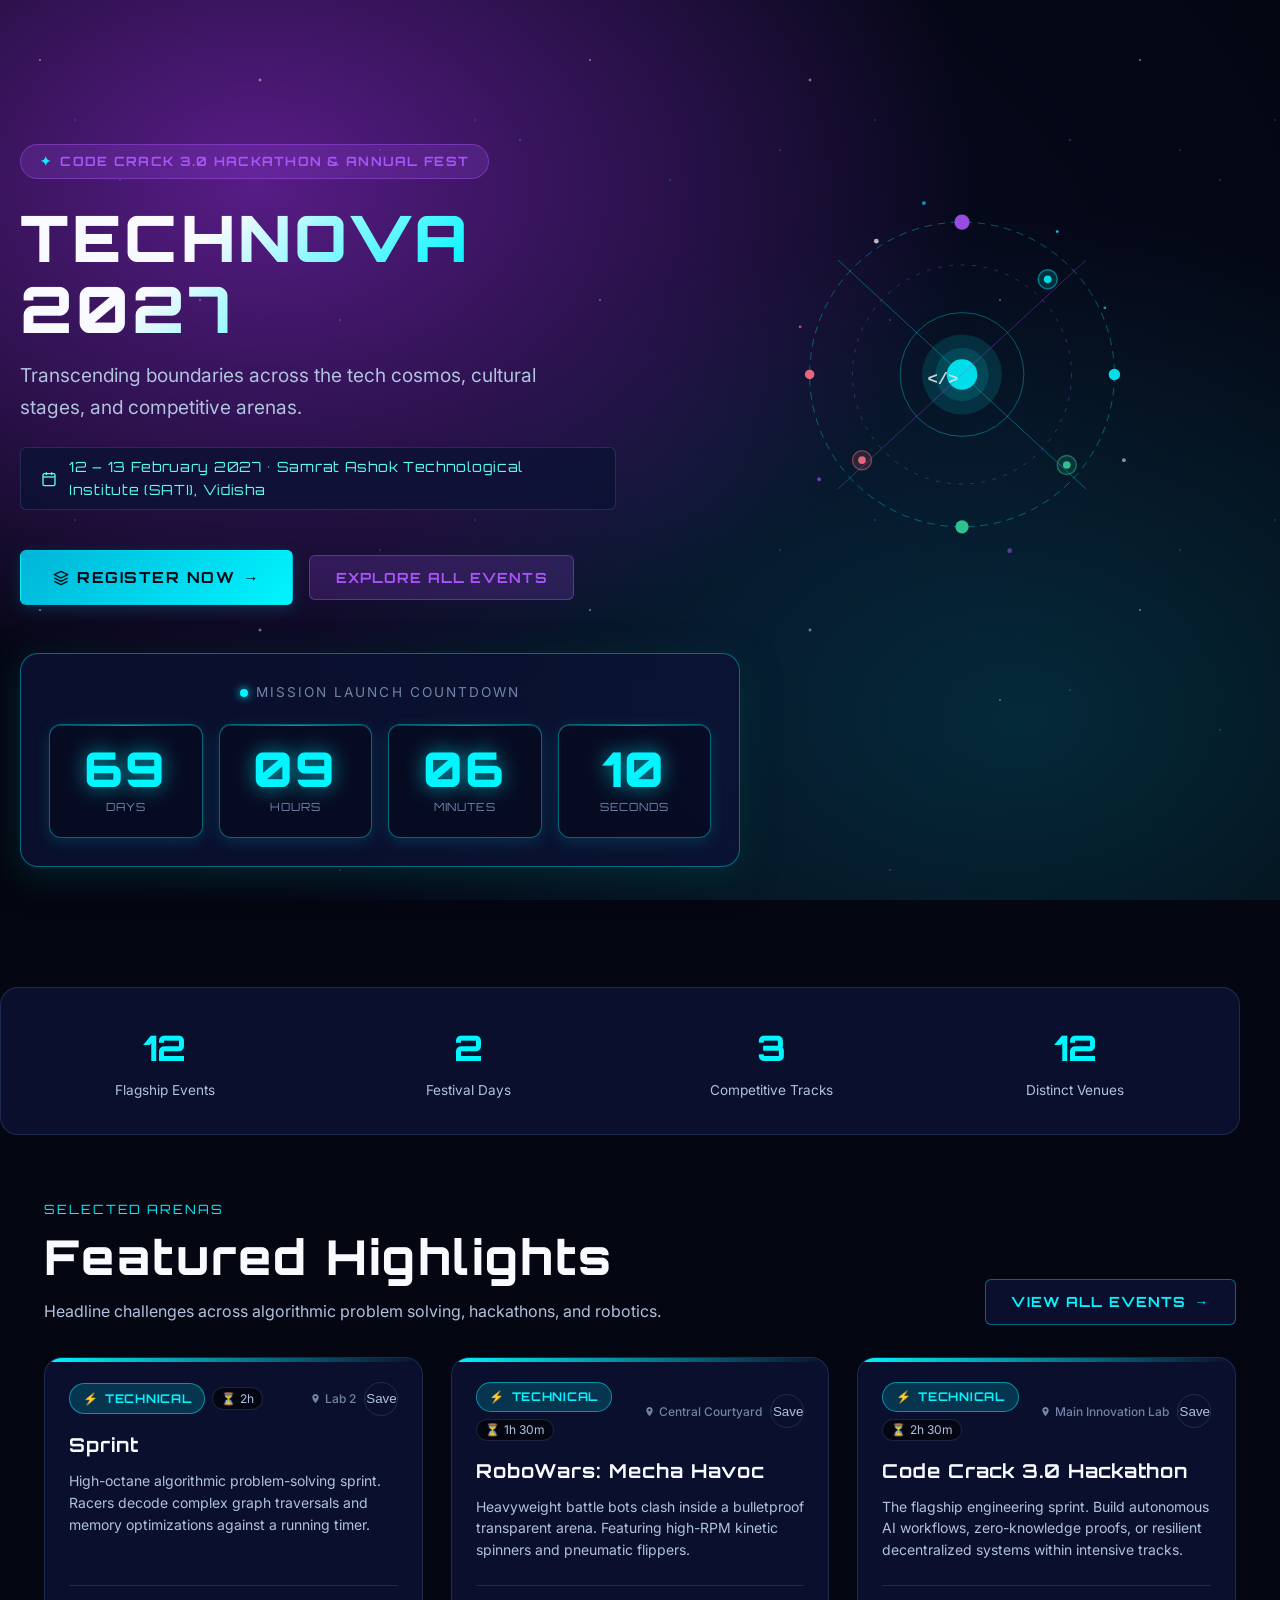
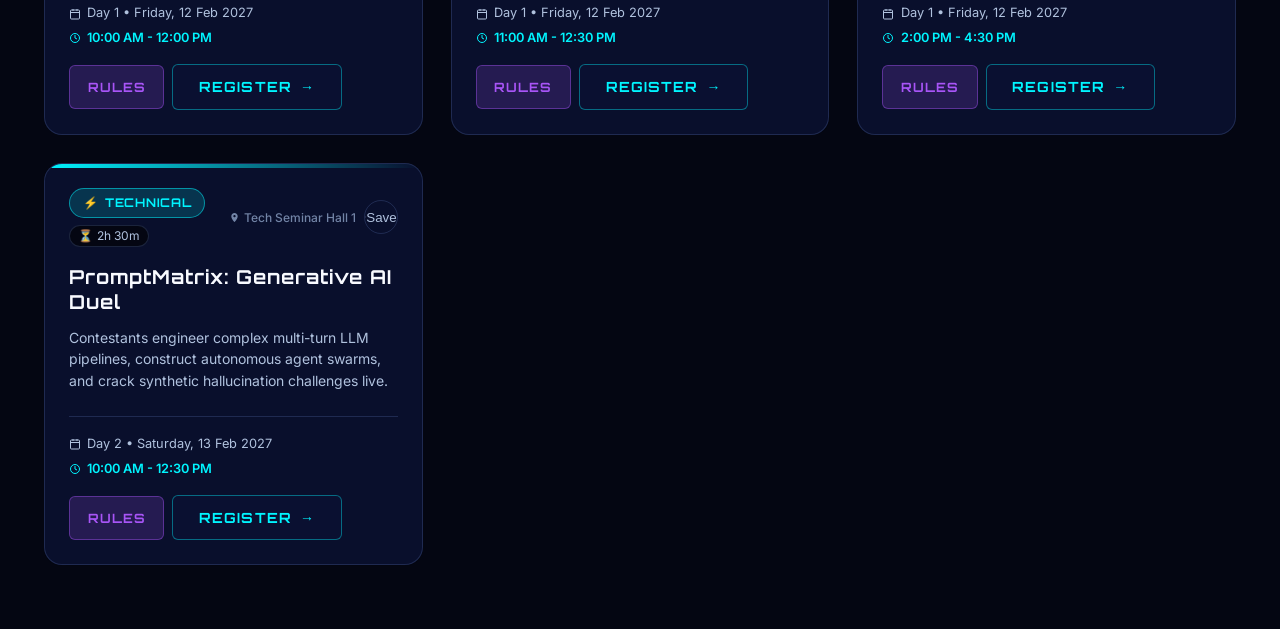
<file: index.html>
<!DOCTYPE html>
<html lang="en">
<head>
  <meta charset="UTF-8">
  <meta name="viewport" content="width=device-width, initial-scale=1.0">
  <meta name="description" content="TECHNOVA 2027 - Code Crack 3.0 Hackathon & College Tech-Cultural Festival.">
  <title>TECHNOVA 2027 • Code Crack 3.0 Festival</title>
  <link rel="icon" type="image/svg+xml" href="assets/sati-logo.svg">
  <script src="js/motion-boot.js"></script>
  <link rel="stylesheet" href="css/variables.css">
  <link rel="stylesheet" href="css/style.css">
  <link rel="stylesheet" href="css/motion.css">
</head>
<body>
  <!-- Theme-Neutral Background System -->
  <div class="bg-pattern" aria-hidden="true">
    <div class="bg-layer-1"></div>
    <div class="bg-layer-2"></div>
  </div>

  <!-- Shared Navbar -->
  <div id="navbar-mount"></div>

  <main id="main-content" class="site-main">
    <!-- =====================================================================
         HERO — Two columns (text left, SVG art right) on desktop; stacked on mobile
         ===================================================================== -->
    <section class="hero-section container">
      <div class="hero-inner">
        <!-- Left: Text Column -->
        <div class="hero-text-col">
          <div class="hero-pill-badge">
            <span class="brand-badge-icon" aria-hidden="true">✦</span>
            <span data-theme-copy="heroKicker">CODE CRACK 3.0 HACKATHON &amp; ANNUAL FEST</span>
          </div>

          <h1 class="hero-main-title" id="heroTitle">TECHNOVA 2027</h1>

          <p class="hero-tagline" data-theme-copy="heroTagline">
            Transcending boundaries across the tech cosmos, cultural stages, and competitive arenas.
          </p>

          <!-- Dates meta — populated from FEST_DAYS by home.js -->
          <div class="hero-dates-meta">
            <svg width="16" height="16" viewBox="0 0 24 24" fill="none" aria-hidden="true" class="icon-svg">
              <rect x="3" y="4" width="18" height="18" rx="2" stroke="currentColor" stroke-width="2"/>
              <line x1="3" y1="9" x2="21" y2="9" stroke="currentColor" stroke-width="2"/>
              <line x1="8" y1="2" x2="8" y2="6" stroke="currentColor" stroke-width="2"/>
              <line x1="16" y1="2" x2="16" y2="6" stroke="currentColor" stroke-width="2"/>
            </svg>
            <span id="heroDatesLabel">12 – 13 February 2027 • University Central Campus</span>
          </div>

          <!-- Two CTAs: one primary, one ghost -->
          <div class="hero-cta-group">
            <a href="contact.html" class="btn btn-primary btn-lg">
              <svg width="16" height="16" viewBox="0 0 24 24" fill="none" aria-hidden="true" class="icon-svg">
                <path d="M12 2L2 7l10 5 10-5-10-5z" stroke="currentColor" stroke-width="2" stroke-linejoin="round"/>
                <path d="M2 17l10 5 10-5" stroke="currentColor" stroke-width="2" stroke-linejoin="round"/>
                <path d="M2 12l10 5 10-5" stroke="currentColor" stroke-width="2" stroke-linejoin="round"/>
              </svg>
              <span>Register Now</span>
              <span class="btn-arrow" aria-hidden="true">→</span>
            </a>
            <a href="events.html" class="btn btn-ghost">
              <span data-theme-copy="heroCtaExplore">Explore All Events</span>
            </a>
          </div>
        </div>

        <!-- Right: Inline SVG Art (theme-colored via CSS variables) -->
        <div class="hero-art-col" aria-hidden="true">
          <svg class="hero-art-svg" viewBox="0 0 420 400" fill="none" xmlns="http://www.w3.org/2000/svg" role="img" aria-label="Abstract festival art">
            <!-- Orbit rings -->
            <circle cx="210" cy="200" r="160" stroke="var(--color-accent-primary-border)" stroke-width="1" stroke-dasharray="8 6"/>
            <circle cx="210" cy="200" r="115" stroke="var(--color-accent-secondary-border)" stroke-width="1" stroke-dasharray="4 8"/>
            <circle cx="210" cy="200" r="65" stroke="var(--color-accent-primary-border)" stroke-width="1"/>

            <!-- Central glow orb -->
            <circle cx="210" cy="200" r="42" fill="var(--color-accent-primary-faint)"/>
            <circle cx="210" cy="200" r="28" fill="var(--color-accent-primary-faint)"/>
            <circle cx="210" cy="200" r="16" fill="var(--color-accent-primary)"/>

            <!-- Orbiting satellites -->
            <circle cx="210" cy="40" r="8" fill="var(--color-accent-secondary)"/>
            <circle cx="370" cy="200" r="6" fill="var(--color-accent-primary)"/>
            <circle cx="210" cy="360" r="7" fill="var(--cat-gaming-color)"/>
            <circle cx="50" cy="200" r="5" fill="var(--cat-cultural-color)"/>

            <!-- Diagonal accent lines -->
            <line x1="80" y1="80" x2="340" y2="320" stroke="var(--color-accent-primary-border)" stroke-width="1"/>
            <line x1="340" y1="80" x2="80" y2="320" stroke="var(--color-accent-secondary-border)" stroke-width="1"/>

            <!-- Star particles -->
            <circle cx="120" cy="60" r="2.5" fill="var(--color-text-primary)" opacity="0.8"/>
            <circle cx="310" cy="50" r="1.5" fill="var(--color-accent-primary)" opacity="0.9"/>
            <circle cx="60" cy="310" r="2" fill="var(--color-accent-secondary)" opacity="0.7"/>
            <circle cx="360" cy="130" r="1.5" fill="var(--cat-gaming-color)" opacity="0.8"/>
            <circle cx="380" cy="290" r="2" fill="var(--color-text-primary)" opacity="0.6"/>
            <circle cx="40" cy="150" r="1.5" fill="var(--cat-cultural-color)" opacity="0.8"/>
            <circle cx="170" cy="20" r="2" fill="var(--color-accent-primary)" opacity="0.7"/>
            <circle cx="260" cy="385" r="2.5" fill="var(--color-accent-secondary)" opacity="0.6"/>

            <!-- Code brackets decorative -->
            <text x="190" y="210" font-size="18" fill="var(--color-text-primary)" opacity="0.9" font-family="monospace" font-weight="bold" text-anchor="middle">&lt;/&gt;</text>

            <!-- Category orbit dots with halos -->
            <circle cx="300" cy="100" r="10" fill="var(--cat-tech-bg)" stroke="var(--cat-tech-border)" stroke-width="1.5"/>
            <circle cx="300" cy="100" r="4" fill="var(--cat-tech-color)"/>

            <circle cx="320" cy="295" r="10" fill="var(--cat-gaming-bg)" stroke="var(--cat-gaming-border)" stroke-width="1.5"/>
            <circle cx="320" cy="295" r="4" fill="var(--cat-gaming-color)"/>

            <circle cx="105" cy="290" r="10" fill="var(--cat-cultural-bg)" stroke="var(--cat-cultural-border)" stroke-width="1.5"/>
            <circle cx="105" cy="290" r="4" fill="var(--cat-cultural-color)"/>
          </svg>
        </div>
      </div>

      <!-- Countdown below two-column layout, full-width -->
      <div class="hero-countdown-row">
        <div class="countdown-container" id="festCountdownWrapper" role="timer" aria-label="Festival Launch Countdown">
          <div class="countdown-title" id="countdownLabel">
            <span class="status-pulse-dot" aria-hidden="true"></span>
            <span data-theme-copy="countdownTitle">Mission Launch Countdown</span>
          </div>

          <div class="countdown-grid" id="festCountdown">
            <div class="countdown-box">
              <span class="countdown-digit" id="countDays">00</span>
              <span class="countdown-label">Days</span>
            </div>
            <div class="countdown-box">
              <span class="countdown-digit" id="countHours">00</span>
              <span class="countdown-label">Hours</span>
            </div>
            <div class="countdown-box">
              <span class="countdown-digit" id="countMinutes">00</span>
              <span class="countdown-label">Minutes</span>
            </div>
            <div class="countdown-box">
              <span class="countdown-digit" id="countSeconds">00</span>
              <span class="countdown-label">Seconds</span>
            </div>
          </div>
        </div>
      </div>
    </section>

    <!-- Derived Metrics Strip -->
    <section class="container stats-strip" aria-label="Festival Metrics">
      <div class="stats-grid" id="festDerivedStats">
        <!-- Rendered dynamically from getDerivedFestivalStats() in js/data.js -->
      </div>
    </section>

    <!-- Featured Highlights -->
    <section class="container mt-4">
      <div class="section-header-row">
        <div>
          <span class="page-pretitle" data-theme-copy="featuredPretitle">Selected Arenas</span>
          <h2 class="page-title" data-theme-copy="featuredTitle">Featured Highlights</h2>
          <p class="page-description" data-theme-copy="featuredSubtitle">
            Headline challenges across algorithmic problem solving, hackathons, and robotics.
          </p>
        </div>
        <a href="events.html" class="btn btn-secondary">
          <span>View All Events</span>
          <span class="btn-arrow" aria-hidden="true">→</span>
        </a>
      </div>

      <div class="events-grid" id="featuredEventsGrid">
        <!-- Rendered by js/home.js via renderEventCard() from js/card.js -->
      </div>
    </section>
  </main>

  <div id="footer-mount"></div>

  <!-- Script order: theme → data → card → layout → home -->
  <script src="js/theme.js"></script>
  <script src="js/data.js"></script>
  <script src="js/card.js"></script>
  <script src="js/layout.js"></script>
  <script src="js/motion.js"></script>
  <script src="js/home.js"></script>
</body>
</html>
</file>
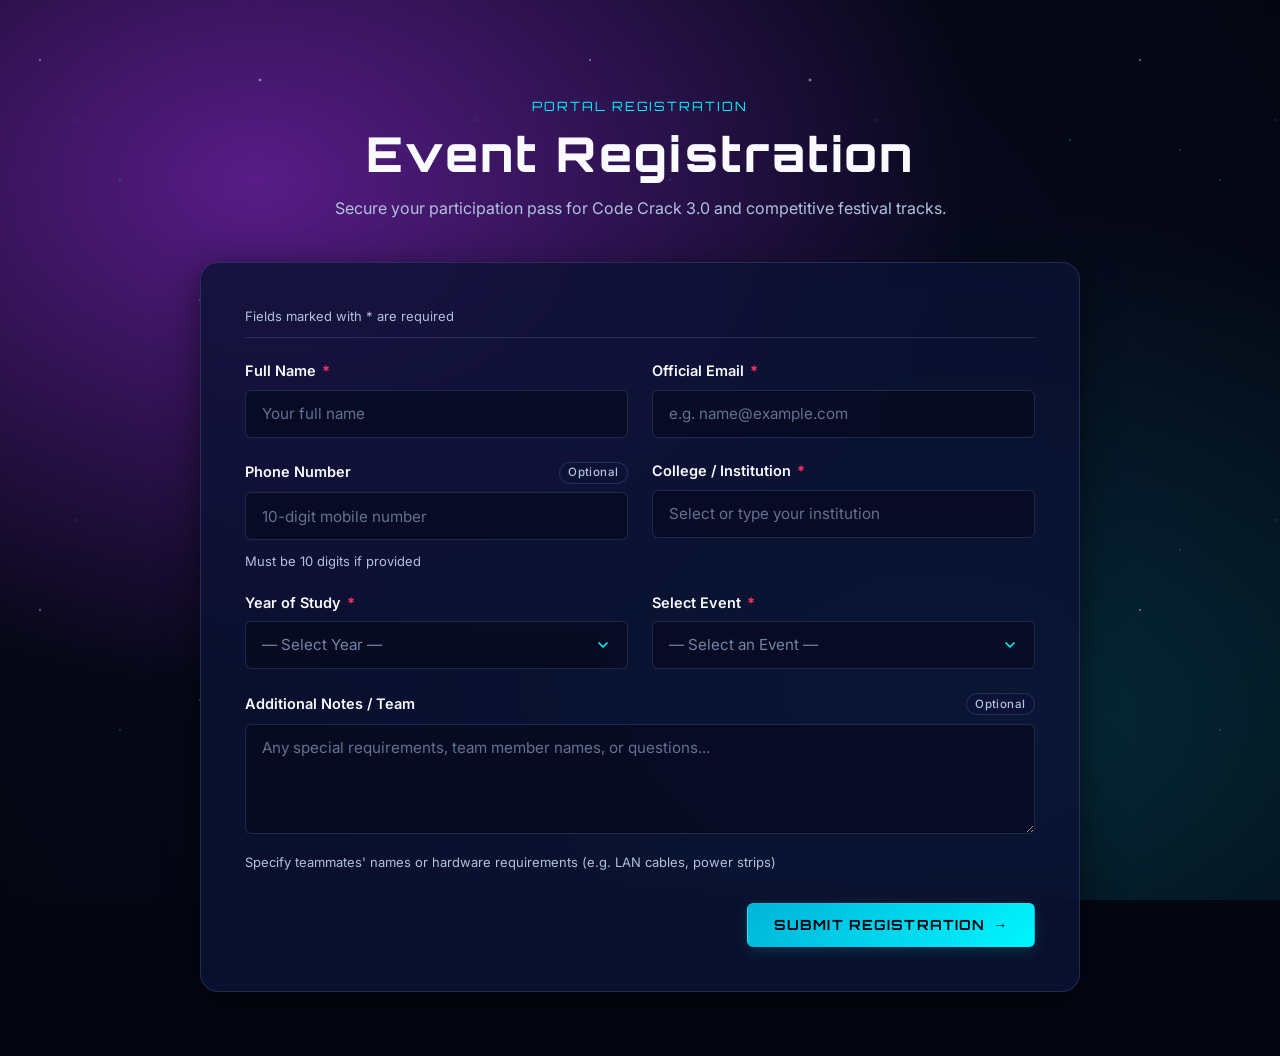
<file: contact.html>
<!DOCTYPE html>
<html lang="en">
<head>
  <meta charset="UTF-8">
  <meta name="viewport" content="width=device-width, initial-scale=1.0">
  <meta name="description" content="Register for TECHNOVA 2027 and Code Crack 3.0 Hackathon events.">
  <title>Register & Contact • TECHNOVA 2027</title>
  <link rel="icon" type="image/svg+xml" href="assets/sati-logo.svg">

  <!-- Theme Stylesheets -->
  <script src="js/motion-boot.js"></script>
  <link rel="stylesheet" href="css/variables.css">
  <link rel="stylesheet" href="css/style.css">
  <link rel="stylesheet" href="css/motion.css">
</head>
<body>
  <!-- Theme-Neutral Background System -->
  <div class="bg-pattern" aria-hidden="true">
    <div class="bg-layer-1"></div>
    <div class="bg-layer-2"></div>
  </div>

  <!-- Shared Navbar Injected via js/layout.js -->
  <div id="navbar-mount"></div>

  <!-- Main Content -->
  <main id="main-content" class="site-main">
    <div class="container">
      <!-- Page Header -->
      <header class="page-header">
        <span class="page-pretitle" data-theme-copy="registerPretitle">Portal Registration</span>
        <h1 class="page-title" data-theme-copy="registerTitle">Event Registration</h1>
        <p class="page-description" data-theme-copy="registerSubtitle">
          Secure your participation pass for Code Crack 3.0 and competitive festival tracks.
        </p>
      </header>

      <!-- Registration Form Section -->
      <section id="registrationFormSection" class="form-shell-card" aria-label="Registration Form">
        <!-- Required Legend -->
        <div class="form-header-intro">
          <p class="form-legend">Fields marked with <span class="req-star" aria-hidden="true">*</span> are required</p>
        </div>

        <form id="registrationForm" novalidate>
          <div class="form-grid">
            <!-- Full Name (Required) -->
            <div class="form-group">
              <label for="regName" class="form-label">
                <span class="form-label-text">Full Name <span class="req-star" aria-hidden="true">*</span></span>
              </label>
              <div class="form-control-wrap">
                <input 
                  type="text" 
                  id="regName" 
                  name="name" 
                  class="form-input" 
                  placeholder="Your full name" 
                  required 
                  autocomplete="name"
                  aria-describedby="nameError"
                  aria-invalid="false"
                >
                <span class="valid-check-icon" aria-hidden="true">
                  <svg width="16" height="16" viewBox="0 0 24 24" fill="none" stroke="currentColor" stroke-width="3" stroke-linecap="round" stroke-linejoin="round"><polyline points="20 6 9 17 4 12"/></svg>
                </span>
              </div>
              <div class="field-error d-none" id="nameError" role="alert" aria-live="polite"></div>
            </div>

            <!-- Email Address (Required + Format Check) -->
            <div class="form-group">
              <label for="regEmail" class="form-label">
                <span class="form-label-text">Official Email <span class="req-star" aria-hidden="true">*</span></span>
              </label>
              <div class="form-control-wrap">
                <input 
                  type="email" 
                  id="regEmail" 
                  name="email" 
                  class="form-input" 
                  placeholder="e.g. name@example.com" 
                  required 
                  autocomplete="email"
                  aria-describedby="emailError"
                  aria-invalid="false"
                >
                <span class="valid-check-icon" aria-hidden="true">
                  <svg width="16" height="16" viewBox="0 0 24 24" fill="none" stroke="currentColor" stroke-width="3" stroke-linecap="round" stroke-linejoin="round"><polyline points="20 6 9 17 4 12"/></svg>
                </span>
              </div>
              <div class="field-error d-none" id="emailError" role="alert" aria-live="polite"></div>
            </div>

            <!-- Contact Phone (Optional, 10 digits if filled) -->
            <div class="form-group">
              <label for="regPhone" class="form-label">
                <span class="form-label-text">Phone Number</span>
                <span class="label-badge-optional">Optional</span>
              </label>
              <div class="form-control-wrap">
                <input 
                  type="tel" 
                  id="regPhone" 
                  name="phone" 
                  class="form-input" 
                  placeholder="10-digit mobile number" 
                  maxlength="10"
                  autocomplete="tel"
                  aria-describedby="phoneHint phoneError"
                  aria-invalid="false"
                >
                <span class="valid-check-icon" aria-hidden="true">
                  <svg width="16" height="16" viewBox="0 0 24 24" fill="none" stroke="currentColor" stroke-width="3" stroke-linecap="round" stroke-linejoin="round"><polyline points="20 6 9 17 4 12"/></svg>
                </span>
              </div>
              <div class="field-helper" id="phoneHint">Must be 10 digits if provided</div>
              <div class="field-error d-none" id="phoneError" role="alert" aria-live="polite"></div>
            </div>

            <!-- College / University (Required with datalist having SATI first) -->
            <div class="form-group">
              <label for="regCollege" class="form-label">
                <span class="form-label-text">College / Institution <span class="req-star" aria-hidden="true">*</span></span>
              </label>
              <div class="form-control-wrap">
                <input 
                  type="text" 
                  id="regCollege" 
                  name="college" 
                  class="form-input" 
                  list="collegeList" 
                  placeholder="Select or type your institution" 
                  required 
                  aria-describedby="collegeError"
                  aria-invalid="false"
                >
                <span class="valid-check-icon" aria-hidden="true">
                  <svg width="16" height="16" viewBox="0 0 24 24" fill="none" stroke="currentColor" stroke-width="3" stroke-linecap="round" stroke-linejoin="round"><polyline points="20 6 9 17 4 12"/></svg>
                </span>
              </div>
              <datalist id="collegeList">
                <option value="Samrat Ashok Technological Institute (SATI), Vidisha"></option>
                <option value="University Institute of Technology, RGPV Bhopal"></option>
                <option value="Maulana Azad National Institute of Technology (MANIT), Bhopal"></option>
                <option value="Indian Institute of Technology (IIT), Indore"></option>
                <option value="Madhav Institute of Technology & Science (MITS), Gwalior"></option>
                <option value="Jabalpur Engineering College (JEC), Jabalpur"></option>
              </datalist>
              <div class="field-error d-none" id="collegeError" role="alert" aria-live="polite"></div>
            </div>

            <!-- Academic Year (Required) -->
            <div class="form-group">
              <label for="regYear" class="form-label">
                <span class="form-label-text">Year of Study <span class="req-star" aria-hidden="true">*</span></span>
              </label>
              <div class="form-control-wrap has-select">
                <select id="regYear" name="year" class="form-select select-placeholder" required aria-describedby="yearError" aria-invalid="false">
                  <option value="" disabled selected>— Select Year —</option>
                  <option value="1st Year">1st Year (Freshman)</option>
                  <option value="2nd Year">2nd Year (Sophomore)</option>
                  <option value="3rd Year">3rd Year (Junior)</option>
                  <option value="4th Year">4th Year (Senior)</option>
                  <option value="Postgraduate">Postgraduate / Masters</option>
                </select>
                <span class="valid-check-icon" aria-hidden="true">
                  <svg width="16" height="16" viewBox="0 0 24 24" fill="none" stroke="currentColor" stroke-width="3" stroke-linecap="round" stroke-linejoin="round"><polyline points="20 6 9 17 4 12"/></svg>
                </span>
              </div>
              <div class="field-error d-none" id="yearError" role="alert" aria-live="polite"></div>
            </div>

            <!-- Event Dropdown (From data.js, preselected by ?event=) -->
            <div class="form-group">
              <label for="regEvent" class="form-label">
                <span class="form-label-text">Select Event <span class="req-star" aria-hidden="true">*</span></span>
              </label>
              <div class="form-control-wrap has-select">
                <select id="regEvent" name="event" class="form-select select-placeholder" required aria-describedby="eventError" aria-invalid="false">
                  <option value="" disabled selected>Loading available arenas...</option>
                </select>
                <span class="valid-check-icon" aria-hidden="true">
                  <svg width="16" height="16" viewBox="0 0 24 24" fill="none" stroke="currentColor" stroke-width="3" stroke-linecap="round" stroke-linejoin="round"><polyline points="20 6 9 17 4 12"/></svg>
                </span>
              </div>
              <div class="field-error d-none" id="eventError" role="alert" aria-live="polite"></div>
            </div>

            <!-- Message / Notes (Optional) -->
            <div class="form-group form-group-full">
              <label for="regMessage" class="form-label">
                <span class="form-label-text">Additional Notes / Team</span>
                <span class="label-badge-optional">Optional</span>
              </label>
              <div class="form-control-wrap">
                <textarea 
                  id="regMessage" 
                  name="message" 
                  class="form-textarea" 
                  rows="3" 
                  placeholder="Any special requirements, team member names, or questions..."
                ></textarea>
              </div>
              <div class="field-helper">Specify teammates' names or hardware requirements (e.g. LAN cables, power strips)</div>
            </div>
          </div>

          <div class="form-submit-row">
            <button type="submit" class="btn btn-primary btn-form-submit" id="formSubmitBtn">
              <span>Submit Registration</span>
              <span class="btn-arrow" aria-hidden="true">→</span>
            </button>
          </div>
        </form>
      </section>

      <!-- On-Screen Confirmation Card (Swapped via CSS class, no inline styles) -->
      <section id="confirmationSection" class="d-none" aria-live="polite">
        <!-- Rendered dynamically by js/form.js -->
      </section>
    </div>
  </main>

  <!-- Shared Footer Injected via js/layout.js -->
  <div id="footer-mount"></div>

  <!-- Standard Scripts (Order Preserved: theme -> data -> layout -> form) -->
  <script src="js/theme.js"></script>
  <script src="js/data.js"></script>
  <script src="js/layout.js"></script>
  <script src="js/motion.js"></script>
  <script src="js/form.js"></script>
</body>
</html>
</file>
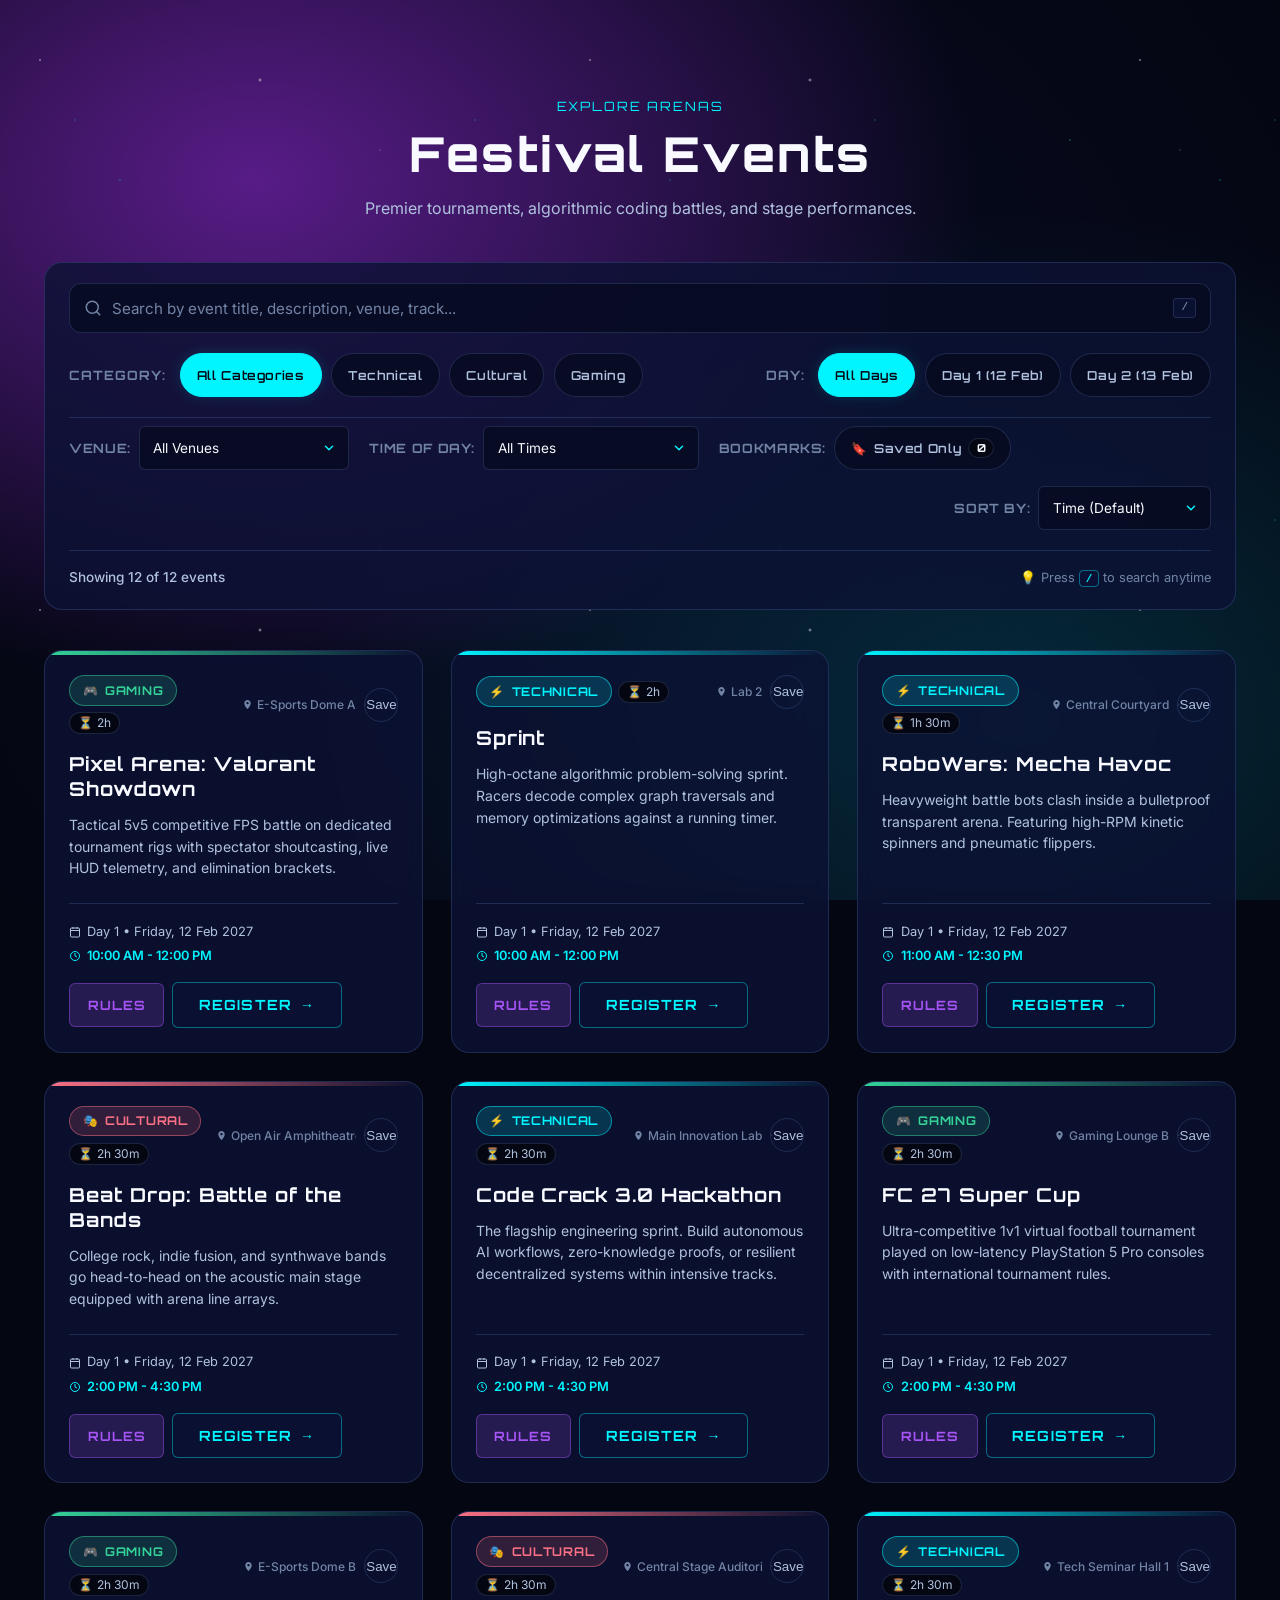
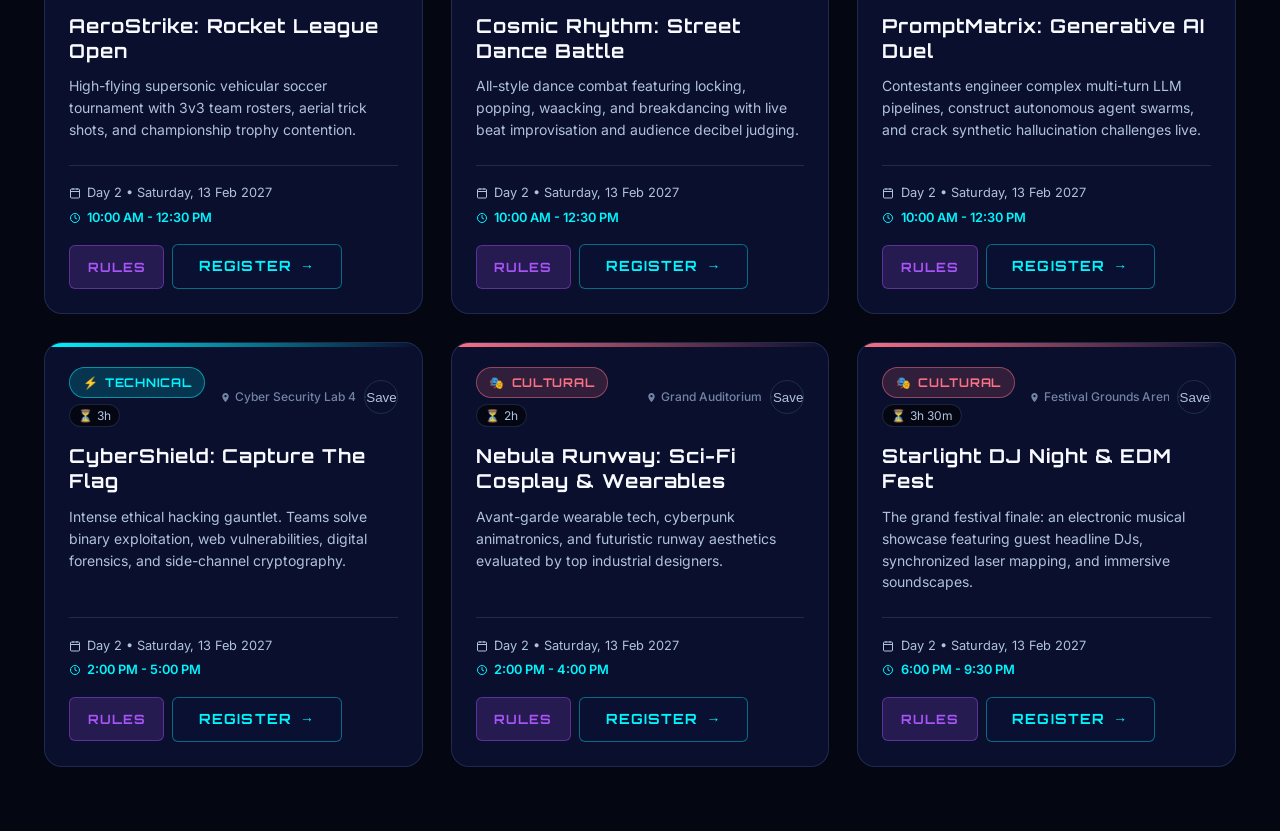
<file: events.html>
<!DOCTYPE html>
<html lang="en">
<head>
  <meta charset="UTF-8">
  <meta name="viewport" content="width=device-width, initial-scale=1.0">
  <meta name="description" content="Explore events, competitive coding arenas, and tournaments at TECHNOVA 2027.">
  <title>Events • TECHNOVA 2027</title>
  <link rel="icon" type="image/svg+xml" href="assets/sati-logo.svg">

  <!-- Theme Stylesheets -->
  <script src="js/motion-boot.js"></script>
  <link rel="stylesheet" href="css/variables.css">
  <link rel="stylesheet" href="css/style.css">
  <link rel="stylesheet" href="css/motion.css">
</head>
<body>
  <!-- Theme-Neutral Background System -->
  <div class="bg-pattern" aria-hidden="true">
    <div class="bg-layer-1"></div>
    <div class="bg-layer-2"></div>
  </div>

  <!-- Shared Navbar Injected via js/layout.js -->
  <div id="navbar-mount"></div>

  <!-- Main Content -->
  <main id="main-content" class="site-main">
    <div class="container">
      <!-- Page Header -->
      <header class="page-header">
        <span class="page-pretitle" data-theme-copy="eventsPretitle">Explore Arenas</span>
        <h1 class="page-title" data-theme-copy="eventsTitle">Festival Events</h1>
        <p class="page-description" data-theme-copy="eventsSubtitle">
          Premier tournaments, algorithmic coding battles, and stage performances.
        </p>
      </header>

      <!-- Combinable Filters & Discovery Toolbar -->
      <section class="filter-toolbar" aria-label="Event Filtering and Discovery Controls">
        <!-- Debounced Search Box -->
        <div class="search-bar-row">
          <div class="search-input-wrap">
            <span class="search-icon" aria-hidden="true">
              <svg width="18" height="18" viewBox="0 0 24 24" fill="none" stroke="currentColor" stroke-width="2" stroke-linecap="round" stroke-linejoin="round">
                <circle cx="11" cy="11" r="8"/>
                <line x1="21" y1="21" x2="16.65" y2="16.65"/>
              </svg>
            </span>
            <input 
              type="search" 
              id="eventSearchInput" 
              class="search-input" 
              placeholder="Search by event title, description, venue, track..." 
              aria-label="Search events by title, description, venue, or category"
              autocomplete="off"
              spellcheck="false"
            >
            <kbd class="search-kbd" title="Press / anywhere to focus search">/</kbd>
            <button type="button" class="btn-clear-search d-none" id="clearSearchBtn" aria-label="Clear search query">✕</button>
          </div>
        </div>

        <!-- Primary Filter Chips Row (Category & Day) -->
        <div class="filter-row">
          <!-- Category Filter Buttons -->
          <div class="filter-group" role="group" aria-label="Filter by Category">
            <span class="filter-label">Category:</span>
            <button type="button" class="filter-pill active" data-filter-cat="All">All Categories</button>
            <button type="button" class="filter-pill" data-filter-cat="Technical">Technical</button>
            <button type="button" class="filter-pill" data-filter-cat="Cultural">Cultural</button>
            <button type="button" class="filter-pill" data-filter-cat="Gaming">Gaming</button>
          </div>

          <!-- Day Filter Buttons -->
          <div class="filter-group" role="group" aria-label="Filter by Day">
            <span class="filter-label">Day:</span>
            <button type="button" class="filter-pill active" data-filter-day="All">All Days</button>
            <button type="button" class="filter-pill" data-filter-day="2027-02-12">Day 1 (12 Feb)</button>
            <button type="button" class="filter-pill" data-filter-day="2027-02-13">Day 2 (13 Feb)</button>
          </div>
        </div>

        <!-- Secondary Controls Row (Venue, Time of Day, Saved Only, Sort) -->
        <div class="filter-controls-row">
          <!-- Venue Filter Dropdown -->
          <div class="filter-control-item">
            <label for="venueFilterSelect" class="control-label">Venue:</label>
            <div class="filter-select-wrap">
              <select id="venueFilterSelect" class="filter-select" aria-label="Filter events by venue">
                <option value="All">All Venues</option>
              </select>
            </div>
          </div>

          <!-- Time of Day Dropdown -->
          <div class="filter-control-item">
            <label for="todFilterSelect" class="control-label">Time of Day:</label>
            <div class="filter-select-wrap">
              <select id="todFilterSelect" class="filter-select" aria-label="Filter events by time of day">
                <option value="All">All Times</option>
                <option value="morning">Morning (&lt; 12:00)</option>
                <option value="afternoon">Afternoon (12:00 – 17:00)</option>
                <option value="evening">Evening (&gt; 17:00)</option>
              </select>
            </div>
          </div>

          <!-- Saved Only Toggle Button -->
          <div class="filter-control-item">
            <span class="control-label">Bookmarks:</span>
            <button type="button" class="filter-pill filter-saved-pill" id="savedFilterBtn" aria-pressed="false" aria-label="Show only bookmarked events">
              <span aria-hidden="true">🔖</span>
              <span>Saved Only</span>
              <span class="saved-count-pill" id="savedCountBadge">0</span>
            </button>
          </div>

          <!-- Sort Select -->
          <div class="filter-control-item filter-control-sort">
            <label for="sortSelect" class="control-label">Sort By:</label>
            <div class="filter-select-wrap">
              <select id="sortSelect" class="filter-select" aria-label="Sort events list">
                <option value="time">Time (Default)</option>
                <option value="title">Title (A – Z)</option>
                <option value="category">Category Track</option>
                <option value="duration">Duration (Shortest)</option>
              </select>
            </div>
          </div>
        </div>

        <!-- Active Filter Pills Bar (Shown when any filter is active) -->
        <div class="active-pills-row d-none" id="activePillsRow" aria-label="Active filters">
          <span class="active-pills-label">Active Filters:</span>
          <div class="active-pills-list" id="activePillsList">
            <!-- Populated dynamically with remove buttons -->
          </div>
          <button type="button" class="btn-clear-all" id="clearAllFiltersBtn" aria-label="Clear all active filters">
            <span>↺ Clear All</span>
          </button>
        </div>

        <!-- Filter Status & Quick Helper Note -->
        <div class="filter-status-row">
          <span class="event-count-badge" id="eventCountDisplay" aria-live="polite">Showing 12 of 12 events</span>
          <div class="filter-meta-note">
            <span aria-hidden="true">💡</span>
            <span>Press <kbd class="inline-kbd">/</kbd> to search anytime</span>
          </div>
        </div>
      </section>

      <!-- Events Grid Container -->
      <section class="events-grid" id="eventsGrid" aria-label="Festival Events List">
        <!-- Rendered dynamically by js/events.js via js/card.js -->
      </section>
    </div>
  </main>

  <!-- Shared Footer Injected via js/layout.js -->
  <div id="footer-mount"></div>

  <!-- Standard Scripts (Order Preserved: theme -> data -> card -> layout -> events) -->
  <script src="js/theme.js"></script>
  <script src="js/data.js"></script>
  <script src="js/card.js"></script>
  <script src="js/layout.js"></script>
  <script src="js/motion.js"></script>
  <script src="js/events.js"></script>
</body>
</html>
</file>
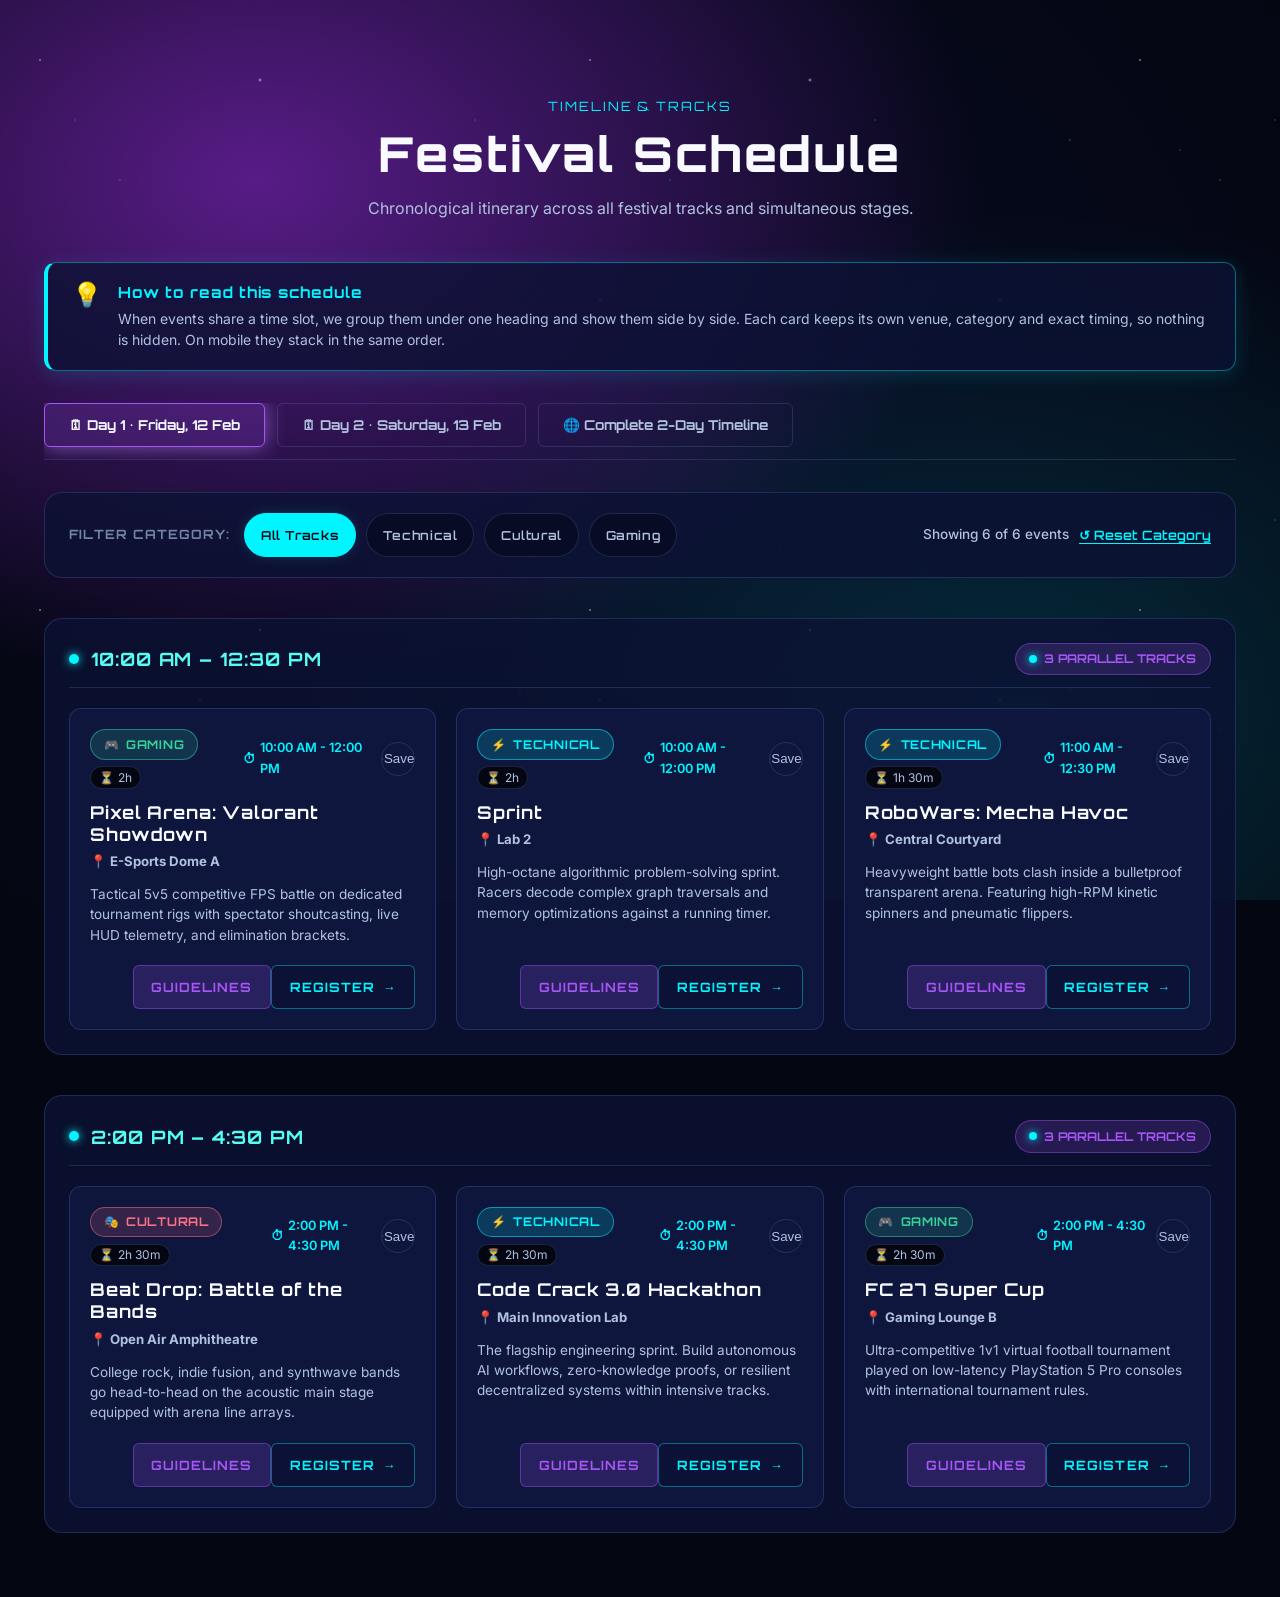
<file: schedule.html>
<!DOCTYPE html>
<html lang="en">
<head>
  <meta charset="UTF-8">
  <meta name="viewport" content="width=device-width, initial-scale=1.0">
  <meta name="description" content="TECHNOVA 2027 Festival Timeline & Event Schedule with Parallel Tracks.">
  <title>Schedule • TECHNOVA 2027</title>

  <!-- Theme Stylesheets -->
  <link rel="icon" type="image/svg+xml" href="assets/sati-logo.svg">
  <script src="js/motion-boot.js"></script>
  <link rel="stylesheet" href="css/variables.css">
  <link rel="stylesheet" href="css/style.css">
  <link rel="stylesheet" href="css/motion.css">
</head>
<body>
  <!-- Theme-Neutral Background System -->
  <div class="bg-pattern" aria-hidden="true">
    <div class="bg-layer-1"></div>
    <div class="bg-layer-2"></div>
  </div>

  <!-- Shared Navbar Injected via js/layout.js -->
  <div id="navbar-mount"></div>

  <!-- Main Content -->
  <main id="main-content" class="site-main">
    <div class="container">
      <!-- Page Header -->
      <header class="page-header">
        <span class="page-pretitle" data-theme-copy="schedulePretitle">Timeline & Tracks</span>
        <h1 class="page-title" data-theme-copy="scheduleTitle">Festival Schedule</h1>
        <p class="page-description" data-theme-copy="scheduleSubtitle">
          Chronological itinerary across all festival tracks and simultaneous stages.
        </p>
      </header>

      <!-- Mandatory Schedule Reading Guide Note -->
      <aside class="schedule-guide-card" role="note" aria-label="Schedule Reading Instructions">
        <div class="guide-icon" aria-hidden="true">💡</div>
        <div>
          <h2 class="guide-heading" data-theme-copy="scheduleGuideHeading">How to read this schedule</h2>
          <p class="guide-text" data-theme-copy="scheduleGuideText">
            When events share a time slot, we group them under one heading and show them side by side. Each card keeps its own venue, category and exact timing, so nothing is hidden. On mobile they stack in the same order.
          </p>
        </div>
      </aside>

      <!-- Day Tabs Navigation -->
      <div class="day-tabs-container" role="tablist" aria-label="Festival Days">
        <button type="button" class="day-tab-btn active" role="tab" aria-selected="true" data-sched-day="2027-02-12">
          <span>🗓 Day 1 • Friday, 12 Feb</span>
        </button>
        <button type="button" class="day-tab-btn" role="tab" aria-selected="false" data-sched-day="2027-02-13">
          <span>🗓 Day 2 • Saturday, 13 Feb</span>
        </button>
        <button type="button" class="day-tab-btn" role="tab" aria-selected="false" data-sched-day="All">
          <span>🌐 Complete 2-Day Timeline</span>
        </button>
      </div>

      <!-- Schedule Category Filter -->
      <section class="filter-toolbar" aria-label="Schedule Category Filter">
        <div class="filter-row">
          <div class="filter-group" role="group" aria-label="Filter schedule by category">
            <span class="filter-label">Filter Category:</span>
            <button type="button" class="filter-pill active" data-sched-cat="All">All Tracks</button>
            <button type="button" class="filter-pill" data-sched-cat="Technical">Technical</button>
            <button type="button" class="filter-pill" data-sched-cat="Cultural">Cultural</button>
            <button type="button" class="filter-pill" data-sched-cat="Gaming">Gaming</button>
          </div>

          <div class="filter-group">
            <span class="event-count-badge" id="scheduleCountDisplay" aria-live="polite">Showing 6 of 6 events</span>
            <button type="button" class="btn-clear-filters" id="clearScheduleFiltersBtn">
              <span>↺ Reset Category</span>
            </button>
          </div>
        </div>
      </section>

      <!-- Schedule Timeline Feed -->
      <div class="schedule-timeline" id="scheduleTimeline" aria-label="Chronological Timeline">
        <!-- Rendered dynamically by js/schedule.js via js/card.js -->
      </div>
    </div>
  </main>

  <!-- Shared Footer Injected via js/layout.js -->
  <div id="footer-mount"></div>

  <!-- Standard Scripts (Order Preserved: theme -> data -> card -> layout -> schedule -> tests) -->
  <script src="js/theme.js"></script>
  <script src="js/data.js"></script>
  <script src="js/card.js"></script>
  <script src="js/layout.js"></script>
  <script src="js/motion.js"></script>
  <script src="js/schedule.js"></script>
  <script src="js/tests.js"></script>
</body>
</html>
</file>
<file: css/variables.css>
/* ==========================================================================
   TECHNOVA 2027 - Design Tokens & Theme Palettes
   Defines all fonts, colors, and elevations for Space, Retro, and Nature themes.
   Theme dynamically activated via js/theme.js (ACTIVE_THEME).
   Zero hardcoded colors in component styles.
   ========================================================================== */

/* --------------------------------------------------------------------------
   Default / Space Theme
   -------------------------------------------------------------------------- */
:root,
[data-theme="space"] {
  --font-display: 'Orbitron', 'Space Grotesk', -apple-system, BlinkMacSystemFont, 'Segoe UI', Roboto, sans-serif;
  --font-body: 'Inter', -apple-system, BlinkMacSystemFont, 'Segoe UI', Roboto, Helvetica, Arial, sans-serif;

  /* Backgrounds: Deep Obsidian Void & Cosmic Nebula Layers */
  --color-bg-base: #040612;
  --color-bg-deep: #070b22;
  --color-bg-surface: #0c1236;
  --color-bg-card: rgba(12, 18, 52, 0.80);
  --color-bg-card-hover: rgba(20, 29, 78, 0.92);
  --color-bg-card-solid: #0e163e;
  --color-bg-overlay: rgba(4, 6, 18, 0.92);
  --color-bg-input: rgba(8, 12, 34, 0.90);

  /* Primary Accent: Ultra-Vivid Laser Cyan */
  --color-accent-primary: #00f5ff;
  --color-accent-primary-bright: #57fdf2;
  --color-accent-primary-dim: #00b4d8;
  --color-accent-primary-faint: rgba(0, 245, 255, 0.14);
  --color-accent-primary-border: rgba(0, 245, 255, 0.40);

  /* Secondary Accent: Electric Cosmic Violet */
  --color-accent-secondary: #a855f7;
  --color-accent-secondary-glow: #c084fc;
  --color-accent-secondary-dim: #581c87;
  --color-accent-secondary-faint: rgba(168, 85, 247, 0.18);
  --color-accent-secondary-border: rgba(168, 85, 247, 0.42);

  /* Text Colors: Pure Luminescent Star White & Crisp Silver */
  --color-text-primary: #f8faff;
  --color-text-secondary: #b0c2de;
  --color-text-muted: #7284a6;
  --color-text-contrast: #040612;

  /* Categories: High-Vibrancy Luminous Badges */
  --cat-tech-color: #00f5ff;
  --cat-tech-bg: rgba(0, 245, 255, 0.16);
  --cat-tech-border: rgba(0, 245, 255, 0.50);

  --cat-cultural-color: #fb7185;
  --cat-cultural-bg: rgba(251, 113, 133, 0.16);
  --cat-cultural-border: rgba(251, 113, 133, 0.50);

  --cat-gaming-color: #34d399;
  --cat-gaming-bg: rgba(52, 211, 153, 0.16);
  --cat-gaming-border: rgba(52, 211, 153, 0.50);

  /* Functional Status */
  --color-success: #34d399;
  --color-success-bg: rgba(52, 211, 153, 0.16);
  --color-error: #ff3366;
  --color-error-bg: rgba(255, 51, 102, 0.16);
  --color-error-border: rgba(255, 51, 102, 0.65);

  /* Borders & Shadows */
  --border-subtle: rgba(120, 155, 230, 0.20);
  --border-focus: var(--color-accent-primary);
  --border-radius-sm: 6px;
  --border-radius-md: 12px;
  --border-radius-lg: 18px;
  --border-radius-full: 9999px;

  --shadow-card: 0 10px 36px 0 rgba(0, 0, 0, 0.55);
  --shadow-hover: 0 18px 45px 0 rgba(0, 245, 255, 0.22), 0 0 30px 0 rgba(168, 85, 247, 0.28);
  --shadow-accent-glow: 0 0 20px rgba(0, 245, 255, 0.60);
  --shadow-secondary-glow: 0 0 20px rgba(192, 132, 252, 0.60);

  /* Sizing & Constants */
  --navbar-height: 72px;
  --btn-min-height: 44px;
  --container-max-width: 1240px;
  --transition-smooth: transform var(--dur-med, 320ms) var(--ease-out, cubic-bezier(0.16, 1, 0.3, 1)), opacity var(--dur-med, 320ms) var(--ease-out, cubic-bezier(0.16, 1, 0.3, 1)), background-color var(--dur-fast, 180ms) ease, border-color var(--dur-fast, 180ms) ease, color var(--dur-fast, 180ms) ease;
  --select-chevron-url: url("data:image/svg+xml,%3Csvg xmlns='http://www.w3.org/2000/svg' width='16' height='16' viewBox='0 0 24 24' fill='none' stroke='%2300f5ff' stroke-width='2.5' stroke-linecap='round' stroke-linejoin='round'%3E%3Cpolyline points='6 9 12 15 18 9'%3E%3C/polyline%3E%3C/svg%3E");
}

/* --------------------------------------------------------------------------
   Retro Theme (Warm Amber / CRT Phosphor / Cyber Arcade)
   -------------------------------------------------------------------------- */
[data-theme="retro"] {
  --font-display: 'Share Tech Mono', 'Courier New', monospace;
  --font-body: 'Share Tech Mono', 'Courier New', monospace;

  --color-bg-base: #120e0a;
  --color-bg-deep: #1c150e;
  --color-bg-surface: #261d14;
  --color-bg-card: rgba(38, 29, 20, 0.85);
  --color-bg-card-hover: rgba(56, 42, 28, 0.95);
  --color-bg-card-solid: #2e2318;
  --color-bg-overlay: rgba(18, 14, 10, 0.92);
  --color-bg-input: rgba(22, 17, 12, 0.90);

  /* Primary Accent: Retro Neon Amber */
  --color-accent-primary: #ffaa00;
  --color-accent-primary-bright: #ffcc33;
  --color-accent-primary-dim: #cc8800;
  --color-accent-primary-faint: rgba(255, 170, 0, 0.14);
  --color-accent-primary-border: rgba(255, 170, 0, 0.40);

  /* Secondary Accent: Neon Vermilion */
  --color-accent-secondary: #ff4400;
  --color-accent-secondary-glow: #ff5522;
  --color-accent-secondary-dim: #992200;
  --color-accent-secondary-faint: rgba(255, 68, 0, 0.15);
  --color-accent-secondary-border: rgba(255, 68, 0, 0.40);

  --color-text-primary: #fff2db;
  --color-text-secondary: #d9bf98;
  --color-text-muted: #967d58;
  --color-text-contrast: #120e0a;

  --cat-tech-color: #ffaa00;
  --cat-tech-bg: rgba(255, 170, 0, 0.15);
  --cat-tech-border: rgba(255, 170, 0, 0.45);

  --cat-cultural-color: #ff4400;
  --cat-cultural-bg: rgba(255, 68, 0, 0.15);
  --cat-cultural-border: rgba(255, 68, 0, 0.45);

  --cat-gaming-color: #33ff33;
  --cat-gaming-bg: rgba(51, 255, 51, 0.15);
  --cat-gaming-border: rgba(51, 255, 51, 0.45);

  --color-success: #33ff33;
  --color-success-bg: rgba(51, 255, 51, 0.15);
  --color-error: #ff2244;
  --color-error-bg: rgba(255, 34, 68, 0.15);
  --color-error-border: rgba(255, 34, 68, 0.6);

  --border-subtle: rgba(255, 170, 0, 0.20);
  --border-focus: var(--color-accent-primary);
  --border-radius-sm: 2px;
  --border-radius-md: 4px;
  --border-radius-lg: 6px;
  --border-radius-full: 4px;

  --shadow-card: 0 4px 16px 0 rgba(0, 0, 0, 0.6);
  --shadow-hover: 0 8px 24px 0 rgba(255, 170, 0, 0.25);
  --shadow-accent-glow: 0 0 16px rgba(255, 170, 0, 0.55);
  --shadow-secondary-glow: 0 0 16px rgba(255, 68, 0, 0.55);
  --select-chevron-url: url("data:image/svg+xml,%3Csvg xmlns='http://www.w3.org/2000/svg' width='16' height='16' viewBox='0 0 24 24' fill='none' stroke='%23ffaa00' stroke-width='2.5' stroke-linecap='round' stroke-linejoin='round'%3E%3Cpolyline points='6 9 12 15 18 9'%3E%3C/polyline%3E%3C/svg%3E");
}

/* --------------------------------------------------------------------------
   Nature Theme (Organic Forest / Emerald / Warm Leaf)
   -------------------------------------------------------------------------- */
[data-theme="nature"] {
  --font-display: 'Plus Jakarta Sans', -apple-system, BlinkMacSystemFont, 'Segoe UI', Roboto, sans-serif;
  --font-body: 'Plus Jakarta Sans', -apple-system, BlinkMacSystemFont, 'Segoe UI', Roboto, sans-serif;

  --color-bg-base: #0a140f;
  --color-bg-deep: #0f2017;
  --color-bg-surface: #152d20;
  --color-bg-card: rgba(21, 45, 32, 0.82);
  --color-bg-card-hover: rgba(30, 62, 45, 0.92);
  --color-bg-card-solid: #1b3828;
  --color-bg-overlay: rgba(10, 20, 15, 0.92);
  --color-bg-input: rgba(14, 28, 21, 0.90);

  /* Primary Accent: Fresh Emerald */
  --color-accent-primary: #2be48b;
  --color-accent-primary-bright: #68f4b0;
  --color-accent-primary-dim: #1ea864;
  --color-accent-primary-faint: rgba(43, 228, 139, 0.14);
  --color-accent-primary-border: rgba(43, 228, 139, 0.38);

  /* Secondary Accent: Golden Sunbeam */
  --color-accent-secondary: #f0c05a;
  --color-accent-secondary-glow: #ffd677;
  --color-accent-secondary-dim: #a67f2b;
  --color-accent-secondary-faint: rgba(240, 192, 90, 0.15);
  --color-accent-secondary-border: rgba(240, 192, 90, 0.38);

  --color-text-primary: #f2f8f4;
  --color-text-secondary: #b5cebe;
  --color-text-muted: #6f8c79;
  --color-text-contrast: #0a140f;

  --cat-tech-color: #2be48b;
  --cat-tech-bg: rgba(43, 228, 139, 0.15);
  --cat-tech-border: rgba(43, 228, 139, 0.45);

  --cat-cultural-color: #f0c05a;
  --cat-cultural-bg: rgba(240, 192, 90, 0.15);
  --cat-cultural-border: rgba(240, 192, 90, 0.45);

  --cat-gaming-color: #38bdf8;
  --cat-gaming-bg: rgba(56, 189, 248, 0.15);
  --cat-gaming-border: rgba(56, 189, 248, 0.45);

  --color-success: #2be48b;
  --color-success-bg: rgba(43, 228, 139, 0.15);
  --color-error: #f43f5e;
  --color-error-bg: rgba(244, 63, 94, 0.15);
  --color-error-border: rgba(244, 63, 94, 0.6);

  --border-subtle: rgba(43, 228, 139, 0.18);
  --border-focus: var(--color-accent-primary);
  --border-radius-sm: 8px;
  --border-radius-md: 14px;
  --border-radius-lg: 20px;
  --border-radius-full: 9999px;

  --shadow-card: 0 8px 32px 0 rgba(0, 0, 0, 0.5);
  --shadow-hover: 0 14px 36px 0 rgba(43, 228, 139, 0.20);
  --shadow-accent-glow: 0 0 16px rgba(43, 228, 139, 0.5);
  --shadow-secondary-glow: 0 0 16px rgba(240, 192, 90, 0.5);
  --select-chevron-url: url("data:image/svg+xml,%3Csvg xmlns='http://www.w3.org/2000/svg' width='16' height='16' viewBox='0 0 24 24' fill='none' stroke='%232be48b' stroke-width='2.5' stroke-linecap='round' stroke-linejoin='round'%3E%3Cpolyline points='6 9 12 15 18 9'%3E%3C/polyline%3E%3C/svg%3E");
}
</file>
<file: css/style.css>
/* ==========================================================================
   TECHNOVA 2027 - Master Stylesheet
   Theme-neutral selectors and tokens fully driven by css/variables.css.
   Zero inline styles, zero external network imports, zero hardcoded colors.
   ========================================================================== */

/* --------------------------------------------------------------------------
   CSS Reset & Base Rules
   -------------------------------------------------------------------------- */
*,
*::before,
*::after {
  box-sizing: border-box;
  margin: 0;
  padding: 0;
}

html {
  font-size: 16px;
  scroll-behavior: smooth;
  -webkit-text-size-adjust: 100%;
  color-scheme: dark;
  box-sizing: border-box;
}

body {
  font-family: var(--font-body);
  background-color: var(--color-bg-base);
  color: var(--color-text-primary);
  line-height: 1.6;
  min-height: 100vh;
  display: flex;
  flex-direction: column;
  overflow-x: hidden;
  position: relative;
  box-sizing: border-box;
  width: 100%;
}

/* --------------------------------------------------------------------------
   Accessibility: Skip to Main Content Link
   -------------------------------------------------------------------------- */
.skip-to-content {
  position: absolute;
  top: 1.5rem;
  left: 1.5rem;
  transform: translateY(-200%);
  opacity: 0;
  pointer-events: none;
  background: var(--color-accent-primary);
  color: var(--color-text-contrast);
  padding: 0.75rem 1.25rem;
  border-radius: var(--border-radius-sm);
  font-family: var(--font-display);
  font-weight: 700;
  font-size: 0.875rem;
  text-decoration: none;
  z-index: 99999;
  box-shadow: var(--shadow-accent-glow);
  transition: transform var(--dur-fast, 180ms) var(--ease-out, ease), opacity var(--dur-fast, 180ms) var(--ease-out, ease);
}

.skip-to-content:focus {
  transform: translateY(0);
  opacity: 1;
  pointer-events: auto;
  outline: 3px solid var(--border-focus);
}

/* --------------------------------------------------------------------------
   Accessible Focus States
   -------------------------------------------------------------------------- */
:focus-visible {
  outline: 2px solid var(--border-focus);
  outline-offset: 3px;
}

/* --------------------------------------------------------------------------
   Reduced Motion Preferences
   -------------------------------------------------------------------------- */
@media (prefers-reduced-motion: reduce) {
  *,
  *::before,
  *::after {
    animation-duration: 0.01ms !important;
    animation-iteration-count: 1 !important;
    transition-duration: 0.01ms !important;
    scroll-behavior: auto !important;
  }
}

/* --------------------------------------------------------------------------
   Theme-Neutral Background Layers (Dynamic CSS Pattern System)
   -------------------------------------------------------------------------- */
.bg-pattern {
  position: fixed;
  top: 0;
  left: 0;
  width: 100vw;
  height: 100vh;
  z-index: -2;
  pointer-events: none;
  background: 
    radial-gradient(ellipse at 20% 20%, var(--color-accent-secondary-dim) 0%, transparent 50%),
    radial-gradient(ellipse at 80% 80%, var(--color-accent-primary-faint) 0%, transparent 50%),
    radial-gradient(circle at 50% 50%, var(--color-bg-deep) 0%, var(--color-bg-base) 100%);
  overflow: hidden;
}

.bg-layer-1,
.bg-layer-2 {
  position: absolute;
  top: 0;
  left: 0;
  width: 100%;
  height: 100%;
  pointer-events: none;
}

.bg-layer-1 {
  background-image: 
    radial-gradient(1.5px 1.5px at 40px 60px, var(--color-text-primary), transparent),
    radial-gradient(1px 1px at 120px 180px, var(--color-accent-primary), transparent),
    radial-gradient(2px 2px at 260px 80px, var(--color-text-primary), transparent),
    radial-gradient(1.5px 1.5px at 340px 320px, var(--color-accent-secondary), transparent),
    radial-gradient(1px 1px at 520px 140px, var(--color-accent-primary-bright), transparent),
    radial-gradient(2px 2px at 700px 290px, var(--color-text-primary), transparent),
    radial-gradient(1px 1px at 890px 80px, var(--color-accent-primary), transparent),
    radial-gradient(1.5px 1.5px at 980px 220px, var(--color-text-primary), transparent),
    radial-gradient(1px 1px at 1120px 400px, var(--color-accent-secondary), transparent);
  background-size: 550px 550px;
  opacity: 0.65;
  animation: bgPulse 6s ease-in-out infinite alternate;
}

.bg-layer-2 {
  background-image: 
    radial-gradient(1px 1px at 75px 120px, var(--color-accent-primary), transparent),
    radial-gradient(1.5px 1.5px at 200px 300px, var(--color-text-primary), transparent),
    radial-gradient(1px 1px at 380px 150px, var(--color-text-secondary), transparent),
    radial-gradient(2px 2px at 600px 420px, var(--color-accent-primary-bright), transparent),
    radial-gradient(1px 1px at 800px 220px, var(--color-accent-secondary), transparent);
  background-size: 400px 400px;
  opacity: 0.5;
  animation: bgDrift 30s linear infinite;
}

/* --------------------------------------------------------------------------
   Typography & Global Links
   -------------------------------------------------------------------------- */
h1, h2, h3, h4, h5, h6 {
  font-family: var(--font-display);
  letter-spacing: 0.05em;
  color: var(--color-text-primary);
  line-height: 1.25;
}

p {
  color: var(--color-text-secondary);
}

a {
  color: var(--color-accent-primary);
  text-decoration: none;
  transition: var(--transition-smooth);
}

a:hover {
  color: var(--color-accent-primary-bright);
}

/* --------------------------------------------------------------------------
   Container & Layout Primitives
   -------------------------------------------------------------------------- */
.container {
  width: 100%;
  max-width: var(--container-max-width);
  margin-left: auto;
  margin-right: auto;
  padding-left: 1.5rem;
  padding-right: 1.5rem;
}

.site-main {
  flex: 1 0 auto;
  padding-top: calc(var(--navbar-height) + 1.5rem);
  padding-bottom: 4rem;
}

/* --------------------------------------------------------------------------
   Button Component Suite (All min-height >= 44px)
   -------------------------------------------------------------------------- */
.btn {
  display: inline-flex;
  align-items: center;
  justify-content: center;
  gap: 0.5rem;
  min-height: var(--btn-min-height);
  padding: 0.65rem 1.6rem;
  font-family: var(--font-display);
  font-size: 0.875rem;
  font-weight: 700;
  text-transform: uppercase;
  letter-spacing: 0.08em;
  border-radius: var(--border-radius-sm);
  border: 1px solid transparent;
  cursor: pointer;
  transition: var(--transition-smooth);
  text-decoration: none;
  white-space: nowrap;
}

.btn-primary {
  background: linear-gradient(135deg, var(--color-accent-primary-dim), var(--color-accent-primary));
  color: var(--color-text-contrast);
  box-shadow: 0 4px 16px var(--color-accent-primary-faint);
}

.btn-primary:hover {
  background: linear-gradient(135deg, var(--color-accent-primary), var(--color-accent-primary-bright));
  color: var(--color-text-contrast);
  box-shadow: var(--shadow-accent-glow);
  transform: translateY(-2px);
}

.btn-secondary {
  background: var(--color-bg-card);
  border-color: var(--color-accent-primary-border);
  color: var(--color-accent-primary);
}

.btn-secondary:hover {
  background: var(--color-accent-primary-faint);
  border-color: var(--color-accent-primary);
  color: var(--color-text-primary);
  box-shadow: 0 0 14px var(--color-accent-primary-faint);
  transform: translateY(-2px);
}

.btn-ghost {
  background: var(--color-accent-secondary-faint);
  border-color: var(--color-accent-secondary-border);
  color: var(--color-accent-secondary);
}

.btn-ghost:hover {
  background: var(--color-accent-secondary-glow);
  color: var(--color-text-primary);
  border-color: var(--color-accent-secondary);
  box-shadow: var(--shadow-secondary-glow);
  transform: translateY(-2px);
}

.btn-sm {
  min-height: 44px;
  padding: 0.45rem 1.1rem;
  font-size: 0.8rem;
}

.btn-lg {
  min-height: 52px;
  padding: 0.9rem 2rem;
  font-size: 0.95rem;
  letter-spacing: 0.1em;
}

/* Inline SVG icon utility — inherits color from parent */
.icon-svg {
  display: inline-block;
  vertical-align: middle;
  flex-shrink: 0;
  color: currentColor;
}

.btn-arrow {
  transition: transform 0.2s ease;
}

.btn:hover .btn-arrow {
  transform: translateX(4px);
}

.btn:disabled {
  opacity: 0.55;
  cursor: not-allowed;
  pointer-events: none;
}

/* --------------------------------------------------------------------------
   Sticky Navigation Bar
   -------------------------------------------------------------------------- */
.site-header {
  position: fixed;
  top: 0;
  left: 0;
  width: 100%;
  height: var(--navbar-height);
  background: var(--color-bg-overlay);
  backdrop-filter: blur(12px);
  -webkit-backdrop-filter: blur(12px);
  border-bottom: 1px solid var(--border-subtle);
  z-index: 1000;
  display: flex;
  align-items: center;
}

.nav-container {
  width: 100%;
  max-width: var(--container-max-width);
  margin-left: auto;
  margin-right: auto;
  padding-left: 1.5rem;
  padding-right: 1.5rem;
  display: flex;
  align-items: center;
  justify-content: space-between;
}

.brand-logo {
  display: flex;
  align-items: center;
  gap: 0.75rem;
  text-decoration: none;
  flex-shrink: 0;
}

/* SATI College Logo Badge: small round white badge visible on dark themes */
.college-logo-badge {
  display: inline-flex;
  align-items: center;
  justify-content: center;
  width: 32px;
  height: 32px;
  border-radius: 50%;
  background: #ffffff;
  padding: 2px;
  box-shadow: 0 0 10px rgba(255, 255, 255, 0.4);
  flex-shrink: 0;
  border: 1px solid rgba(255, 255, 255, 0.85);
  box-sizing: border-box;
}

.college-logo-badge img {
  width: 100%;
  height: 100%;
  object-fit: contain;
  border-radius: 50%;
  display: block;
}

.hero-logo-badge {
  width: 24px;
  height: 24px;
  padding: 1.5px;
}

.footer-logo-badge {
  width: 32px;
  height: 32px;
  padding: 2px;
}

.mini-logo-badge {
  width: 20px;
  height: 20px;
  padding: 1px;
}

.pass-logo-badge {
  width: 28px;
  height: 28px;
  padding: 2px;
}

.brand-icon {
  font-size: 1.4rem;
  color: var(--color-accent-primary);
  text-shadow: var(--shadow-accent-glow);
}

.brand-text-group {
  display: flex;
  align-items: baseline;
  gap: 0.35rem;
}

.brand-name {
  font-family: var(--font-display);
  font-size: 1.35rem;
  font-weight: 800;
  color: var(--color-text-primary);
  letter-spacing: 0.12em;
}

.brand-year {
  font-family: var(--font-display);
  font-size: 0.95rem;
  font-weight: 700;
  color: var(--color-accent-primary);
}

.primary-nav {
  display: flex;
  align-items: center;
  gap: 2rem;
}

.nav-list {
  display: flex;
  align-items: center;
  gap: 1.5rem;
  list-style: none;
}

.nav-link {
  font-family: var(--font-display);
  font-size: 0.85rem;
  font-weight: 600;
  text-transform: uppercase;
  letter-spacing: 0.08em;
  color: var(--color-text-secondary);
  padding: 0.5rem 0.25rem;
  position: relative;
  transition: var(--transition-smooth);
}

.nav-link::after {
  content: '';
  position: absolute;
  bottom: 0;
  left: 0;
  width: 100%;
  height: 2px;
  background: var(--color-accent-primary);
  box-shadow: var(--shadow-accent-glow);
  transform: scaleX(0);
  transform-origin: left;
  transition: transform var(--dur-fast, 180ms) var(--ease-out, cubic-bezier(0.16, 1, 0.3, 1));
}

.nav-link:hover {
  color: var(--color-text-primary);
}

.nav-link:hover::after,
.nav-link.active::after {
  transform: scaleX(1);
}

.nav-link.active {
  color: var(--color-accent-primary);
}

/* Mobile Toggle Hamburger (>= 44px) */
.mobile-toggle {
  display: none;
  background: transparent;
  border: 1px solid var(--border-subtle);
  border-radius: var(--border-radius-sm);
  padding: 0.5rem;
  min-height: 44px;
  min-width: 44px;
  flex-direction: column;
  justify-content: center;
  align-items: center;
  gap: 5px;
  cursor: pointer;
}

.hamburger-bar {
  display: block;
  width: 22px;
  height: 2px;
  background-color: var(--color-text-primary);
  transition: var(--transition-smooth);
}

.mobile-toggle.active .hamburger-bar:nth-child(1) {
  transform: translateY(7px) rotate(45deg);
}

.mobile-toggle.active .hamburger-bar:nth-child(2) {
  opacity: 0;
}

.mobile-toggle.active .hamburger-bar:nth-child(3) {
  transform: translateY(-7px) rotate(-45deg);
}

/* --------------------------------------------------------------------------
   Category Badges
   -------------------------------------------------------------------------- */
.category-badge {
  display: inline-flex;
  align-items: center;
  gap: 0.4rem;
  padding: 0.3rem 0.8rem;
  font-size: 0.75rem;
  font-family: var(--font-display);
  font-weight: 700;
  text-transform: uppercase;
  letter-spacing: 0.06em;
  border-radius: var(--border-radius-full);
  border: 1px solid transparent;
}

.badge-cat-tech {
  color: var(--cat-tech-color);
  background-color: var(--cat-tech-bg);
  border-color: var(--cat-tech-border);
}

.badge-cat-cultural {
  color: var(--cat-cultural-color);
  background-color: var(--cat-cultural-bg);
  border-color: var(--cat-cultural-border);
}

.badge-cat-gaming {
  color: var(--cat-gaming-color);
  background-color: var(--cat-gaming-bg);
  border-color: var(--cat-gaming-border);
}

.badge-default {
  color: var(--color-text-secondary);
  background-color: var(--border-subtle);
}

/* --------------------------------------------------------------------------
   Hero Section — Two-Column Layout on Desktop, Stacked on Mobile
   -------------------------------------------------------------------------- */
.hero-section {
  padding: 3rem 0 4rem;
  position: relative;
}

/* Two-column grid: text left, art right */
.hero-inner {
  display: grid;
  grid-template-columns: 1fr 1fr;
  gap: 3rem;
  align-items: center;
}

.hero-text-col {
  text-align: left;
}

.hero-art-col {
  display: flex;
  align-items: center;
  justify-content: center;
}

/* Theme-art SVG scales responsively */
.hero-art-svg {
  width: 100%;
  max-width: 400px;
  height: auto;
  opacity: 0.9;
}

.hero-pill-badge {
  display: inline-flex;
  align-items: center;
  gap: 0.5rem;
  background: var(--color-accent-secondary-faint);
  border: 1px solid var(--color-accent-secondary-border);
  color: var(--color-accent-secondary);
  padding: 0.4rem 1.2rem;
  border-radius: var(--border-radius-full);
  font-size: 0.8rem;
  font-family: var(--font-display);
  font-weight: 700;
  letter-spacing: 0.1em;
  margin-bottom: 1.5rem;
}

.hero-main-title {
  font-size: clamp(2.5rem, 5vw, 4.5rem);
  font-weight: 900;
  line-height: 1.1;
  margin-bottom: 1rem;
  text-transform: uppercase;
  background: linear-gradient(135deg, var(--color-text-primary) 30%, var(--color-accent-primary) 70%, var(--color-accent-secondary) 100%);
  -webkit-background-clip: text;
  -webkit-text-fill-color: transparent;
  background-clip: text;
}

.hero-tagline {
  font-size: clamp(0.95rem, 1.8vw, 1.2rem);
  color: var(--color-text-secondary);
  max-width: 560px;
  margin: 0 0 1.5rem;
  line-height: 1.65;
}

.hero-dates-meta {
  display: inline-flex;
  align-items: center;
  gap: 0.75rem;
  background: var(--color-bg-card);
  border: 1px solid var(--border-subtle);
  padding: 0.5rem 1.25rem;
  border-radius: var(--border-radius-sm);
  color: var(--color-accent-primary-bright);
  font-family: var(--font-display);
  font-size: 0.875rem;
  letter-spacing: 0.05em;
  margin-bottom: 2.5rem;
}

/* One strong primary CTA + one outline/ghost CTA */
.hero-cta-group {
  display: flex;
  align-items: center;
  gap: 1rem;
  flex-wrap: wrap;
}

/* Countdown lives BELOW the two columns, full width */
.hero-countdown-row {
  margin-top: 3rem;
  width: 100%;
  display: flex;
  justify-content: flex-start;
}

/* Countdown Container (role="timer") — Glass Tiles */
.countdown-container {
  background: var(--color-bg-card);
  border: 1px solid var(--color-accent-primary-border);
  border-radius: var(--border-radius-lg);
  padding: 1.75rem;
  max-width: 720px;
  width: 100%;
  box-shadow: 0 8px 32px var(--color-accent-primary-faint), var(--shadow-card);
  backdrop-filter: blur(12px);
  -webkit-backdrop-filter: blur(12px);
}

.countdown-title {
  font-size: 0.85rem;
  text-transform: uppercase;
  letter-spacing: 0.15em;
  color: var(--color-text-muted);
  margin-bottom: 1.25rem;
  display: flex;
  align-items: center;
  justify-content: center;
  gap: 0.5rem;
}

.countdown-grid {
  display: grid;
  grid-template-columns: repeat(4, 1fr);
  gap: 1rem;
}

.countdown-box {
  background: var(--color-bg-input);
  border: 1px solid var(--color-accent-primary-border);
  border-radius: var(--border-radius-md);
  padding: 1.25rem 0.5rem;
  display: flex;
  flex-direction: column;
  align-items: center;
  box-shadow: inset 0 1px 0 var(--border-subtle), 0 4px 16px var(--color-accent-primary-faint);
  position: relative;
  overflow: hidden;
}

/* glass shimmer line */
.countdown-box::before {
  content: '';
  position: absolute;
  top: 0; left: 0; right: 0;
  height: 1px;
  background: linear-gradient(90deg, transparent, var(--color-accent-primary), transparent);
  opacity: 0.5;
}

.countdown-digit {
  font-family: var(--font-display);
  font-size: clamp(2rem, 4.5vw, 3rem);
  font-weight: 900;
  color: var(--color-accent-primary);
  text-shadow: var(--shadow-accent-glow);
  line-height: 1.0;
  letter-spacing: 0.05em;
  font-variant-numeric: tabular-nums;
}

.countdown-label {
  font-size: 0.7rem;
  font-family: var(--font-display);
  color: var(--color-text-muted);
  text-transform: uppercase;
  letter-spacing: 0.08em;
  margin-top: 0.35rem;
}

.countdown-status-banner {
  padding: 1.75rem 1rem;
  border-radius: var(--border-radius-md);
  display: flex;
  align-items: center;
  justify-content: center;
  gap: 0.75rem;
  font-family: var(--font-display);
  font-size: 1.1rem;
  font-weight: 700;
  text-align: center;
}

.countdown-status-banner.live-banner {
  background: var(--color-success-bg);
  border: 1px solid var(--color-success);
  color: var(--color-success);
}

.countdown-status-banner.ended-banner {
  background: var(--color-accent-secondary-faint);
  border: 1px solid var(--color-accent-secondary-border);
  color: var(--color-accent-secondary);
}

/* --------------------------------------------------------------------------
   Festival Derived Metrics
   -------------------------------------------------------------------------- */
.stats-strip {
  margin: 3.5rem 0;
  padding: 2rem 1.5rem;
  background: var(--color-bg-card);
  border: 1px solid var(--border-subtle);
  border-radius: var(--border-radius-lg);
}

.stats-grid {
  display: grid;
  grid-template-columns: repeat(auto-fit, minmax(180px, 1fr));
  gap: 1.5rem;
  text-align: center;
}

.stat-item {
  display: flex;
  flex-direction: column;
  gap: 0.25rem;
}

.stat-num {
  font-family: var(--font-display);
  font-size: 2.2rem;
  font-weight: 800;
  color: var(--color-accent-primary);
}

.stat-title {
  font-size: 0.85rem;
  color: var(--color-text-secondary);
}

/* --------------------------------------------------------------------------
   Page Header Banners
   -------------------------------------------------------------------------- */
.page-header {
  margin-bottom: 2.5rem;
  text-align: center;
}

.page-pretitle {
  font-size: 0.8rem;
  font-family: var(--font-display);
  color: var(--color-accent-primary);
  text-transform: uppercase;
  letter-spacing: 0.15em;
  margin-bottom: 0.5rem;
  display: block;
}

.page-title {
  font-size: clamp(2rem, 4vw, 3rem);
  font-weight: 800;
  margin-bottom: 0.75rem;
}

.page-description {
  max-width: 640px;
  margin: 0 auto;
  color: var(--color-text-secondary);
}

/* --------------------------------------------------------------------------
   Filter Toolbar System (Events & Schedule)
   -------------------------------------------------------------------------- */
.filter-toolbar {
  background: var(--color-bg-card);
  border: 1px solid var(--border-subtle);
  border-radius: var(--border-radius-lg);
  padding: 1.25rem 1.5rem;
  margin-bottom: 2.5rem;
  display: flex;
  flex-direction: column;
  gap: 1.25rem;
}

.filter-row {
  display: flex;
  align-items: center;
  justify-content: space-between;
  flex-wrap: wrap;
  gap: 1rem;
}

.filter-group {
  display: flex;
  align-items: center;
  gap: 0.6rem;
  flex-wrap: wrap;
}

.filter-label {
  font-size: 0.8rem;
  font-family: var(--font-display);
  font-weight: 700;
  text-transform: uppercase;
  color: var(--color-text-muted);
  letter-spacing: 0.08em;
  margin-right: 0.25rem;
}

.filter-pill {
  min-height: 44px;
  padding: 0.45rem 1rem;
  border-radius: var(--border-radius-full);
  border: 1px solid var(--border-subtle);
  background: var(--color-bg-input);
  color: var(--color-text-secondary);
  font-family: var(--font-display);
  font-size: 0.775rem;
  font-weight: 600;
  letter-spacing: 0.05em;
  cursor: pointer;
  transition: var(--transition-smooth);
}

.filter-pill:hover {
  border-color: var(--color-accent-primary-border);
  color: var(--color-text-primary);
}

.filter-pill.active {
  background: var(--color-accent-primary);
  color: var(--color-text-contrast);
  border-color: var(--color-accent-primary);
  box-shadow: 0 0 14px var(--color-accent-primary-faint);
}

/* Search Box System */
.search-bar-row {
  width: 100%;
}

.search-input-wrap {
  position: relative;
  display: flex;
  align-items: center;
  background: var(--color-bg-input);
  border: 1px solid var(--border-subtle);
  border-radius: var(--border-radius-md);
  padding: 0 0.85rem;
  transition: var(--transition-smooth);
}

.search-input-wrap:focus-within {
  border-color: var(--border-focus);
  box-shadow: 0 0 12px var(--color-accent-primary-faint);
}

.search-icon {
  color: var(--color-text-muted);
  display: inline-flex;
  align-items: center;
  justify-content: center;
  flex-shrink: 0;
  margin-right: 0.65rem;
}

.search-input {
  width: 100%;
  height: 48px;
  min-height: 48px;
  background: transparent;
  border: none;
  outline: none;
  color: var(--color-text-primary);
  font-family: var(--font-body);
  font-size: 0.95rem;
}

.search-input::placeholder {
  color: var(--color-text-muted);
}

.search-kbd {
  font-family: monospace;
  font-size: 11px;
  font-weight: 700;
  color: var(--color-text-muted);
  background: var(--color-bg-card);
  border: 1px solid var(--border-subtle);
  border-radius: 4px;
  padding: 0.15rem 0.45rem;
  line-height: 1.2;
  user-select: none;
  cursor: default;
  flex-shrink: 0;
  margin-left: 0.5rem;
}

.inline-kbd {
  font-family: monospace;
  font-size: 11px;
  font-weight: 700;
  color: var(--color-accent-primary);
  background: var(--color-bg-card);
  border: 1px solid var(--color-accent-primary-border);
  border-radius: 4px;
  padding: 0.1rem 0.35rem;
}

.btn-clear-search {
  background: transparent;
  border: none;
  color: var(--color-text-muted);
  font-size: 1.1rem;
  cursor: pointer;
  padding: 0.25rem 0.5rem;
  margin-left: 0.25rem;
  line-height: 1;
  display: inline-flex;
  align-items: center;
  justify-content: center;
}

.btn-clear-search:hover {
  color: var(--color-text-primary);
}

/* Secondary Controls Row (Venue, Time of Day, Saved Only, Sort) */
.filter-controls-row {
  display: flex;
  align-items: center;
  flex-wrap: wrap;
  gap: 1rem 1.25rem;
  padding-top: 0.5rem;
  border-top: 1px solid var(--border-subtle);
}

.filter-control-item {
  display: flex;
  align-items: center;
  gap: 0.5rem;
  flex-wrap: nowrap;
}

.control-label {
  font-size: 0.8rem;
  font-family: var(--font-display);
  font-weight: 700;
  color: var(--color-text-muted);
  text-transform: uppercase;
  letter-spacing: 0.05em;
  white-space: nowrap;
}

.filter-select-wrap {
  position: relative;
}

.filter-select {
  appearance: none;
  -webkit-appearance: none;
  height: 44px;
  min-height: 44px;
  padding: 0.45rem 2.25rem 0.45rem 0.85rem;
  font-family: var(--font-body);
  font-size: 0.85rem;
  background-color: var(--color-bg-input);
  color: var(--color-text-primary);
  border: 1px solid var(--border-subtle);
  border-radius: var(--border-radius-sm);
  background-image: var(--select-chevron-url);
  background-repeat: no-repeat;
  background-position: right 0.75rem center;
  background-size: 14px 14px;
  cursor: pointer;
  transition: var(--transition-smooth);
}

.filter-select:focus {
  border-color: var(--border-focus);
  outline: 2px solid var(--border-focus);
  outline-offset: 1px;
}

.filter-control-sort {
  margin-left: auto;
}

.filter-saved-pill {
  display: inline-flex;
  align-items: center;
  gap: 0.45rem;
}

.saved-count-pill {
  background: var(--color-bg-base);
  color: var(--color-text-primary);
  font-size: 11px;
  font-weight: 700;
  padding: 0.1rem 0.45rem;
  border-radius: 9999px;
  border: 1px solid var(--border-subtle);
}

.filter-saved-pill.active .saved-count-pill {
  background: var(--color-text-contrast);
  color: var(--color-accent-primary);
  border-color: transparent;
}

/* Active Filter Pills Bar */
.active-pills-row {
  display: flex;
  align-items: center;
  flex-wrap: wrap;
  gap: 0.5rem;
  padding: 0.65rem 0.9rem;
  background: var(--color-bg-surface);
  border: 1px solid var(--border-subtle);
  border-radius: var(--border-radius-sm);
}

.active-pills-label {
  font-size: 0.75rem;
  font-family: var(--font-display);
  font-weight: 700;
  text-transform: uppercase;
  color: var(--color-accent-primary);
  letter-spacing: 0.06em;
  margin-right: 0.25rem;
}

.active-pills-list {
  display: flex;
  align-items: center;
  flex-wrap: wrap;
  gap: 0.4rem;
}

.active-filter-pill {
  display: inline-flex;
  align-items: center;
  gap: 0.35rem;
  font-size: 0.8rem;
  font-family: var(--font-body);
  background: var(--color-accent-primary-faint);
  border: 1px solid var(--color-accent-primary-border);
  color: var(--color-text-primary);
  padding: 0.2rem 0.55rem;
  border-radius: 9999px;
  line-height: 1.3;
}

.btn-remove-pill {
  background: transparent;
  border: none;
  color: var(--color-accent-primary);
  font-size: 11px;
  font-weight: 700;
  cursor: pointer;
  display: inline-flex;
  align-items: center;
  justify-content: center;
  width: 16px;
  height: 16px;
  border-radius: 50%;
  padding: 0;
  line-height: 1;
}

.btn-remove-pill:hover {
  background: var(--color-accent-primary);
  color: var(--color-text-contrast);
}

.btn-clear-all {
  background: transparent;
  border: 1px dashed var(--color-error-border);
  color: var(--color-error);
  font-family: var(--font-body);
  font-size: 0.75rem;
  font-weight: 600;
  padding: 0.25rem 0.65rem;
  border-radius: var(--border-radius-sm);
  cursor: pointer;
  margin-left: auto;
  transition: var(--transition-smooth);
}

.btn-clear-all:hover {
  background: var(--color-error-bg);
}

/* Event Card Actions & Bookmark Button */
.header-right-actions {
  display: flex;
  align-items: center;
  gap: 0.5rem;
}

.event-badges-group {
  display: flex;
  align-items: center;
  gap: 0.4rem;
  flex-wrap: wrap;
}

.duration-badge {
  font-size: 0.75rem;
  font-family: var(--font-body);
  color: var(--color-text-secondary);
  background: var(--color-bg-base);
  border: 1px solid var(--border-subtle);
  border-radius: 9999px;
  padding: 0.15rem 0.5rem;
  display: inline-flex;
  align-items: center;
  gap: 0.25rem;
  line-height: 1.3;
}

.btn-card-save {
  background: transparent;
  border: 1px solid var(--border-subtle);
  border-radius: 50%;
  width: 34px;
  height: 34px;
  min-width: 34px;
  min-height: 34px;
  display: inline-flex;
  align-items: center;
  justify-content: center;
  cursor: pointer;
  color: var(--color-text-secondary);
  transition: transform 0.2s ease, border-color 0.2s ease, background-color 0.2s ease, color 0.2s ease;
  flex-shrink: 0;
  padding: 0;
}

.btn-card-save:hover {
  border-color: var(--color-accent-primary-border);
  color: var(--color-accent-primary);
  transform: scale(1.08);
}

.btn-card-save.is-saved {
  background: var(--color-accent-primary-faint);
  border-color: var(--color-accent-primary);
  color: var(--color-accent-primary);
  box-shadow: 0 0 8px var(--color-accent-primary-faint);
}

.schedule-badge-row {
  display: flex;
  align-items: center;
  gap: 0.4rem;
  flex-wrap: wrap;
}

.schedule-top-actions {
  display: flex;
  align-items: center;
  gap: 0.6rem;
}

.event-card-btn-group {
  display: flex;
  align-items: center;
  gap: 0.5rem;
}

/* Navbar Saved Badge */
.nav-saved-badge {
  display: inline-flex;
  align-items: center;
  justify-content: center;
  background: var(--color-accent-primary);
  color: var(--color-text-contrast);
  font-family: var(--font-display);
  font-size: 11px;
  font-weight: 700;
  min-width: 18px;
  height: 18px;
  border-radius: 9999px;
  padding: 0 5px;
  margin-left: 0.35rem;
  box-shadow: 0 0 8px var(--color-accent-primary-faint);
  line-height: 1;
}

.filter-meta-note {
  font-size: 0.8rem;
  color: var(--color-text-muted);
  display: inline-flex;
  align-items: center;
  gap: 0.35rem;
}

.filter-status-row {
  display: flex;
  align-items: center;
  justify-content: space-between;
  border-top: 1px solid var(--border-subtle);
  padding-top: 1rem;
  flex-wrap: wrap;
  gap: 0.75rem;
}

.event-count-badge {
  font-size: 0.85rem;
  color: var(--color-text-secondary);
  font-weight: 500;
}

.btn-clear-filters {
  background: transparent;
  border: none;
  color: var(--color-accent-primary);
  font-size: 0.8rem;
  font-family: var(--font-display);
  font-weight: 600;
  cursor: pointer;
  min-height: 44px;
  display: inline-flex;
  align-items: center;
  gap: 0.35rem;
  text-decoration: underline;
  text-underline-offset: 3px;
}

.btn-clear-filters:hover {
  color: var(--color-accent-primary-bright);
}

/* --------------------------------------------------------------------------
   Event Cards & Grid — Glass surface, Category stripe, Hover glow
   -------------------------------------------------------------------------- */
.events-grid {
  display: grid;
  grid-template-columns: repeat(auto-fill, minmax(310px, 1fr));
  gap: 1.75rem;
}

.event-card {
  background: var(--color-bg-card);
  backdrop-filter: blur(12px);
  -webkit-backdrop-filter: blur(12px);
  border: 1px solid var(--border-subtle);
  border-radius: var(--border-radius-lg);
  padding: 0 0 1.5rem;
  display: flex;
  flex-direction: column;
  /* Lift + glow using only transform and opacity (reduced-motion safe) */
  transition: transform var(--dur-med, 320ms) var(--ease-out, cubic-bezier(0.16, 1, 0.3, 1)), border-color var(--dur-fast, 180ms) ease;
  position: relative;
  overflow: hidden;
}

/* Category color stripe at top of card */
.event-card-stripe {
  height: 4px;
  width: 100%;
  border-radius: var(--border-radius-lg) var(--border-radius-lg) 0 0;
  margin-bottom: 0;
  flex-shrink: 0;
}

.event-card[data-category="Technical"] .event-card-stripe {
  background: linear-gradient(90deg, var(--cat-tech-color), transparent);
}

.event-card[data-category="Cultural"] .event-card-stripe {
  background: linear-gradient(90deg, var(--cat-cultural-color), transparent);
}

.event-card[data-category="Gaming"] .event-card-stripe {
  background: linear-gradient(90deg, var(--cat-gaming-color), transparent);
}

/* Inner padding wrapper so content respects stripe */
.event-card-body {
  padding: 1.25rem 1.5rem 0;
  display: flex;
  flex-direction: column;
  flex: 1;
}

.event-card:hover {
  transform: translateY(-5px);
  border-color: var(--color-accent-primary-border);
  box-shadow: var(--shadow-hover), 0 0 0 1px var(--color-accent-primary-border);
}

.event-card-header {
  display: flex;
  align-items: center;
  justify-content: space-between;
  gap: 0.5rem;
  margin-bottom: 1.1rem;
}

.event-venue-chip {
  font-size: 0.75rem;
  color: var(--color-text-muted);
  font-weight: 500;
  display: inline-flex;
  align-items: center;
  gap: 0.25rem;
  max-width: 140px;
  overflow: hidden;
  text-overflow: ellipsis;
  white-space: nowrap;
}

.event-card-title {
  font-size: 1.2rem;
  font-weight: 700;
  margin-bottom: 0.75rem;
  color: var(--color-text-primary);
  line-height: 1.3;
}

.event-card-desc {
  font-size: 0.875rem;
  color: var(--color-text-secondary);
  line-height: 1.55;
  margin-bottom: 1.5rem;
  flex-grow: 1;
}

.event-meta-footer {
  border-top: 1px solid var(--border-subtle);
  padding-top: 1.1rem;
  display: flex;
  align-items: center;
  justify-content: space-between;
  gap: 1rem;
  flex-wrap: wrap;
  margin-top: auto;
}

.event-meta-datetime {
  display: flex;
  flex-direction: column;
  gap: 0.25rem;
  font-size: 0.8rem;
  color: var(--color-text-secondary);
}

.meta-item {
  display: inline-flex;
  align-items: center;
  gap: 0.4rem;
}

.time-meta {
  color: var(--color-accent-primary);
  font-weight: 600;
}

/* --------------------------------------------------------------------------
   Schedule Specific Layouts & Parallel Event Cards
   -------------------------------------------------------------------------- */
.schedule-guide-card {
  background: var(--color-bg-card);
  border: 1px solid var(--color-accent-primary-border);
  border-left: 4px solid var(--color-accent-primary);
  border-radius: var(--border-radius-md);
  padding: 1.25rem 1.5rem;
  margin-bottom: 2rem;
  display: flex;
  align-items: flex-start;
  gap: 1rem;
  box-shadow: 0 4px 20px var(--color-accent-primary-faint);
}

.guide-icon {
  font-size: 1.5rem;
  line-height: 1;
}

.guide-heading {
  font-size: 0.95rem;
  font-weight: 700;
  color: var(--color-accent-primary);
  margin-bottom: 0.35rem;
}

.guide-text {
  font-size: 0.875rem;
  color: var(--color-text-secondary);
  line-height: 1.5;
}

.day-tabs-container {
  display: flex;
  align-items: center;
  gap: 0.75rem;
  margin-bottom: 2rem;
  border-bottom: 1px solid var(--border-subtle);
  padding-bottom: 0.75rem;
  overflow-x: auto;
}

.day-tab-btn {
  min-height: 44px;
  padding: 0.65rem 1.5rem;
  background: transparent;
  border: 1px solid var(--border-subtle);
  border-radius: var(--border-radius-sm);
  color: var(--color-text-secondary);
  font-family: var(--font-display);
  font-size: 0.85rem;
  font-weight: 700;
  cursor: pointer;
  transition: var(--transition-smooth);
  display: inline-flex;
  align-items: center;
  gap: 0.5rem;
}

.day-tab-btn:hover {
  border-color: var(--color-accent-primary-border);
  color: var(--color-text-primary);
}

.day-tab-btn.active {
  background: var(--color-accent-secondary-faint);
  border-color: var(--color-accent-secondary);
  color: var(--color-text-primary);
  box-shadow: var(--shadow-secondary-glow);
}

.schedule-timeline {
  display: flex;
  flex-direction: column;
  gap: 2.5rem;
  position: relative;
}

.day-divider-banner {
  background: linear-gradient(90deg, var(--color-accent-secondary-dim), transparent);
  border-left: 4px solid var(--color-accent-secondary);
  padding: 0.85rem 1.25rem;
  border-radius: var(--border-radius-sm);
  margin: 1.5rem 0 0.5rem;
}

.day-divider-title {
  font-size: 1.15rem;
  color: var(--color-text-primary);
}

.schedule-time-slot {
  background: var(--color-bg-card);
  border: 1px solid var(--border-subtle);
  border-radius: var(--border-radius-lg);
  padding: 1.5rem;
  transition: var(--transition-smooth);
}

.time-slot-header {
  display: flex;
  align-items: center;
  justify-content: space-between;
  margin-bottom: 1.25rem;
  border-bottom: 1px solid var(--border-subtle);
  padding-bottom: 0.75rem;
  flex-wrap: wrap;
  gap: 0.75rem;
}

.time-slot-heading-group {
  display: flex;
  align-items: center;
  gap: 0.75rem;
}

.time-marker-dot {
  width: 10px;
  height: 10px;
  border-radius: 50%;
  background: var(--color-accent-primary);
  box-shadow: 0 0 10px var(--color-accent-primary);
}

.time-slot-title {
  font-size: 1.15rem;
  color: var(--color-accent-primary-bright);
}

.parallel-indicator-pill {
  display: inline-flex;
  align-items: center;
  gap: 0.45rem;
  background: var(--color-accent-secondary-faint);
  border: 1px solid var(--color-accent-secondary-border);
  color: var(--color-accent-secondary);
  font-family: var(--font-display);
  font-size: 0.75rem;
  font-weight: 700;
  text-transform: uppercase;
  padding: 0.35rem 0.85rem;
  border-radius: var(--border-radius-full);
}

.status-pulse-dot {
  width: 8px;
  height: 8px;
  border-radius: 50%;
  background: var(--color-accent-primary);
  box-shadow: 0 0 8px var(--color-accent-primary);
}

/* Parallel Grid */
.schedule-cards-grid {
  display: grid;
  gap: 1.25rem;
}

.schedule-cards-grid.single-grid {
  grid-template-columns: 1fr;
}

.schedule-cards-grid.parallel-grid {
  grid-template-columns: repeat(auto-fit, minmax(280px, 1fr));
}

.schedule-event-card {
  background: var(--color-bg-card-solid);
  border: 1px solid var(--border-subtle);
  border-radius: var(--border-radius-md);
  padding: 1.25rem;
  display: flex;
  flex-direction: column;
  transition: transform var(--dur-fast, 180ms) var(--ease-out, ease), border-color var(--dur-fast, 180ms) ease;
}

.schedule-event-card:hover {
  transform: translateY(-3px);
  border-color: var(--color-accent-primary-border);
  box-shadow: var(--shadow-card);
}

.schedule-card-top {
  display: flex;
  align-items: center;
  justify-content: space-between;
  margin-bottom: 0.75rem;
}

.schedule-exact-time {
  font-size: 0.8rem;
  color: var(--color-accent-primary);
  font-weight: 600;
  display: inline-flex;
  align-items: center;
  gap: 0.25rem;
}

.schedule-card-title {
  font-size: 1.1rem;
  margin-bottom: 0.4rem;
  color: var(--color-text-primary);
}

.schedule-card-venue {
  font-size: 0.825rem;
  color: var(--color-text-muted);
  margin-bottom: 0.75rem;
}

.schedule-card-venue strong {
  color: var(--color-text-secondary);
}

.schedule-card-desc {
  font-size: 0.85rem;
  color: var(--color-text-secondary);
  line-height: 1.5;
  margin-bottom: 1.25rem;
  flex-grow: 1;
}

.schedule-card-actions {
  display: flex;
  justify-content: flex-end;
}

/* --------------------------------------------------------------------------
   Registration Form & Confirmation Pass
   -------------------------------------------------------------------------- */
.form-shell-card {
  background: var(--color-bg-card);
  border: 1px solid var(--border-subtle);
  border-radius: var(--border-radius-lg);
  padding: clamp(1.5rem, 4vw, 2.75rem);
  width: min(100%, 880px);
  max-width: 880px;
  margin-left: auto;
  margin-right: auto;
  box-shadow: var(--shadow-card);
  backdrop-filter: blur(12px);
  -webkit-backdrop-filter: blur(12px);
  box-sizing: border-box;
}

#registrationForm {
  width: 100%;
  max-width: 100%;
  box-sizing: border-box;
}

.form-header-intro {
  margin-bottom: 1.5rem;
  padding-bottom: 0.75rem;
  border-bottom: 1px solid var(--border-subtle);
}

.form-legend {
  font-family: var(--font-body) !important;
  font-size: 13px;
  color: var(--color-text-secondary);
  line-height: 1.4;
  margin: 0;
}

.form-grid {
  display: grid;
  grid-template-columns: repeat(2, minmax(0, 1fr));
  gap: 1.5rem;
  width: 100%;
  max-width: 100%;
  align-items: start;
  box-sizing: border-box;
}

.form-group-full {
  grid-column: 1 / -1;
  min-width: 0;
  width: 100%;
  max-width: 100%;
  box-sizing: border-box;
}

.form-group {
  display: flex;
  flex-direction: column;
  gap: 0.45rem;
  min-width: 0;
  width: 100%;
  max-width: 100%;
  box-sizing: border-box;
}

.form-label {
  display: flex;
  align-items: center;
  justify-content: space-between;
  gap: 0.5rem;
  font-family: var(--font-body) !important;
  font-size: 14.5px;
  font-weight: 600;
  color: var(--color-text-primary);
  line-height: 1.3;
  white-space: nowrap;
  margin-bottom: 0.1rem;
}

.form-label-text {
  display: inline-flex;
  align-items: center;
  gap: 0.35rem;
  white-space: nowrap;
}

.form-label .req-star {
  color: var(--color-error);
  font-weight: 700;
}

.label-badge-optional {
  font-family: var(--font-body) !important;
  font-size: 11.5px;
  font-weight: 500;
  color: var(--color-text-secondary);
  background: var(--color-bg-surface);
  border: 1px solid var(--border-subtle);
  border-radius: var(--border-radius-full);
  padding: 0.15rem 0.55rem;
  white-space: nowrap;
  flex-shrink: 0;
  letter-spacing: 0.03em;
}

.form-control-wrap {
  position: relative;
  width: 100%;
  max-width: 100%;
  min-width: 0;
  box-sizing: border-box;
}

.form-input,
.form-select {
  height: 48px;
  min-height: 48px;
  width: 100%;
  max-width: 100%;
  box-sizing: border-box;
  background-color: var(--color-bg-input);
  border: 1px solid var(--border-subtle);
  border-radius: var(--border-radius-sm);
  padding: 0.65rem 1rem;
  color: var(--color-text-primary);
  font-family: var(--font-body) !important;
  font-size: 0.95rem;
  line-height: 1.5;
  transition: var(--transition-smooth);
}

.form-select {
  cursor: pointer;
  appearance: none;
  -webkit-appearance: none;
  -moz-appearance: none;
  background-image: var(--select-chevron-url);
  background-repeat: no-repeat;
  background-position: right 1rem center;
  background-size: 16px 16px;
  padding-right: 2.75rem;
}

.form-select.select-placeholder,
.form-select:has(option[value=""]:checked) {
  color: var(--color-text-muted);
}

.form-select option,
.form-select optgroup {
  background-color: var(--color-bg-surface);
  color: var(--color-text-primary);
}

.form-textarea {
  min-height: 110px;
  width: 100%;
  max-width: 100%;
  box-sizing: border-box;
  background-color: var(--color-bg-input);
  border: 1px solid var(--border-subtle);
  border-radius: var(--border-radius-sm);
  padding: 0.75rem 1rem;
  color: var(--color-text-primary);
  font-family: var(--font-body) !important;
  font-size: 0.95rem;
  line-height: 1.5;
  resize: vertical;
  transition: var(--transition-smooth);
}

.form-input::placeholder,
.form-textarea::placeholder {
  color: var(--color-text-muted);
  font-family: var(--font-body) !important;
  opacity: 0.85;
}

/* Clear Focus Rings */
.form-input:focus-visible,
.form-select:focus-visible,
.form-textarea:focus-visible {
  outline: 2px solid var(--border-focus);
  outline-offset: 2px;
  border-color: var(--border-focus);
  box-shadow: 0 0 12px var(--color-accent-primary-faint);
}

/* Error States (Red border + icon + text, not color alone) */
.form-input.input-invalid,
.form-select.input-invalid,
.form-textarea.input-invalid {
  border-color: var(--color-error-border) !important;
  background-color: var(--color-error-bg);
}

/* Valid States (Green border + check icon) */
.form-input.input-valid,
.form-select.input-valid {
  border-color: var(--color-success);
}

.valid-check-icon {
  position: absolute;
  right: 1rem;
  top: 50%;
  transform: translateY(-50%);
  color: var(--color-success);
  display: none;
  pointer-events: none;
}

.form-control-wrap.is-valid .valid-check-icon {
  display: inline-flex;
  align-items: center;
  justify-content: center;
}

.form-control-wrap.has-select.is-valid .valid-check-icon {
  right: 2.5rem;
}

.field-helper {
  font-family: var(--font-body) !important;
  font-size: 13px;
  color: var(--color-text-secondary);
  line-height: 1.4;
  margin-top: 0.25rem;
}

.field-error {
  font-family: var(--font-body) !important;
  font-size: 13px;
  color: var(--color-error);
  font-weight: 500;
  line-height: 1.4;
  margin-top: 0.25rem;
  display: flex;
  align-items: center;
  gap: 0.35rem;
}

.field-error.d-none {
  display: none !important;
}

.field-error .error-icon {
  font-size: 0.95rem;
  line-height: 1;
  flex-shrink: 0;
}

.form-submit-row {
  margin-top: 2rem;
  display: flex;
  justify-content: flex-end;
}

.btn-form-submit {
  width: 100%;
}

@media (min-width: 640px) {
  .btn-form-submit {
    width: auto;
  }
}

/* Confirmation Ticket Card */
.confirmation-card {
  background: var(--color-bg-card);
  border: 1px solid var(--color-accent-primary-border);
  border-radius: var(--border-radius-lg);
  padding: clamp(1.5rem, 4vw, 3rem);
  max-width: 760px;
  margin: 0 auto;
  text-align: center;
  box-shadow: var(--shadow-hover);
}

.confirm-badge {
  width: 64px;
  height: 64px;
  border-radius: 50%;
  background: var(--color-success-bg);
  border: 2px solid var(--color-success);
  color: var(--color-success);
  display: inline-flex;
  align-items: center;
  justify-content: center;
  font-size: 1.8rem;
  margin-bottom: 1.25rem;
}

.confirm-title {
  font-size: 1.85rem;
  margin-bottom: 0.5rem;
}

.confirm-subtitle {
  color: var(--color-text-secondary);
  max-width: 540px;
  margin: 0 auto 2rem;
}

.status-pill-accent {
  display: inline-flex;
  align-items: center;
  padding: 0.35rem 1rem;
  border-radius: var(--border-radius-full);
  background: var(--color-accent-primary-faint);
  border: 1px solid var(--color-accent-primary-border);
  color: var(--color-accent-primary);
  font-family: var(--font-display);
  font-size: 0.8rem;
  font-weight: 700;
  text-transform: uppercase;
  margin-bottom: 0.75rem;
}

.pass-ticket {
  background: var(--color-bg-card-solid);
  border: 1px dashed var(--color-accent-primary-border);
  border-radius: var(--border-radius-md);
  padding: 1.75rem;
  text-align: left;
  margin-bottom: 2rem;
}

.ticket-header {
  display: flex;
  align-items: center;
  justify-content: space-between;
  border-bottom: 1px solid var(--border-subtle);
  padding-bottom: 1rem;
  margin-bottom: 1.25rem;
  flex-wrap: wrap;
  gap: 0.5rem;
}

.ticket-fest-brand {
  font-family: var(--font-display);
  font-weight: 800;
  font-size: 1rem;
  color: var(--color-text-primary);
  letter-spacing: 0.08em;
}

.brand-badge-icon {
  color: var(--color-accent-primary);
}

.ref-code {
  font-family: var(--font-display);
  font-size: 1.15rem;
  color: var(--color-accent-primary);
  text-shadow: var(--shadow-accent-glow);
}

.ticket-body-grid {
  display: grid;
  grid-template-columns: repeat(auto-fit, minmax(260px, 1fr));
  gap: 1rem 1.5rem;
  margin-bottom: 1.5rem;
}

.ticket-row {
  display: flex;
  flex-direction: column;
  gap: 0.2rem;
}

.ticket-label {
  font-size: 0.75rem;
  font-family: var(--font-display);
  text-transform: uppercase;
  color: var(--color-text-muted);
}

.ticket-val {
  font-size: 0.95rem;
  color: var(--color-text-primary);
}

.ticket-barcode-mock {
  border-top: 1px solid var(--border-subtle);
  padding-top: 1rem;
  display: flex;
  flex-direction: column;
  align-items: center;
  gap: 0.5rem;
}

.barcode-lines {
  width: 100%;
  max-width: 320px;
  height: 32px;
  background: repeating-linear-gradient(
    90deg,
    var(--color-text-primary) 0,
    var(--color-text-primary) 2px,
    transparent 2px,
    transparent 4px,
    var(--color-text-primary) 4px,
    var(--color-text-primary) 7px,
    transparent 7px,
    transparent 9px
  );
  opacity: 0.7;
}

.barcode-num {
  font-family: var(--font-display);
  font-size: 0.7rem;
  letter-spacing: 0.2em;
  color: var(--color-text-muted);
}

.confirm-actions {
  display: flex;
  align-items: center;
  justify-content: center;
  gap: 1rem;
  flex-wrap: wrap;
}

/* --------------------------------------------------------------------------
   Empty States
   -------------------------------------------------------------------------- */
.empty-state-box {
  background: var(--color-bg-card);
  border: 1px dashed var(--border-subtle);
  border-radius: var(--border-radius-lg);
  padding: 3.5rem 1.5rem;
  text-align: center;
  grid-column: 1 / -1;
}

.empty-icon {
  font-size: 3rem;
  margin-bottom: 1rem;
}

.empty-title {
  font-size: 1.4rem;
  margin-bottom: 0.5rem;
}

.empty-desc {
  max-width: 440px;
  margin: 0 auto 1.5rem;
}

/* --------------------------------------------------------------------------
   Shared Footer
   -------------------------------------------------------------------------- */
.site-footer {
  background: var(--color-bg-deep);
  border-top: 1px solid var(--border-subtle);
  padding-top: 4rem;
  margin-top: auto;
  position: relative;
  overflow: hidden;
}

.footer-content {
  position: relative;
  z-index: 1;
}

.footer-grid {
  display: grid;
  grid-template-columns: 2fr 1fr 1fr 1.5fr;
  gap: 2.5rem;
  margin-bottom: 3.5rem;
}

.footer-col {
  display: flex;
  flex-direction: column;
}

.footer-logo {
  margin-bottom: 1rem;
}

.footer-tagline {
  font-size: 0.875rem;
  color: var(--color-text-secondary);
  line-height: 1.6;
  margin-bottom: 1.25rem;
}

.fest-dates-badge {
  display: inline-flex;
  align-items: center;
  gap: 0.4rem;
  color: var(--color-accent-primary);
  font-family: var(--font-display);
  font-size: 0.85rem;
  font-weight: 700;
}

.footer-title {
  font-size: 0.95rem;
  font-weight: 700;
  text-transform: uppercase;
  color: var(--color-text-primary);
  margin-bottom: 1.25rem;
  letter-spacing: 0.08em;
}

.footer-links {
  list-style: none;
  display: flex;
  flex-direction: column;
  gap: 0.75rem;
}

.footer-links a {
  color: var(--color-text-secondary);
  font-size: 0.875rem;
}

.footer-links a:hover {
  color: var(--color-accent-primary);
  padding-left: 4px;
}

.footer-contact-desc {
  font-size: 0.85rem;
  margin-bottom: 1rem;
}

.footer-email-link {
  display: inline-flex;
  align-items: center;
  gap: 0.5rem;
  font-family: var(--font-display);
  font-size: 1rem;
  font-weight: 700;
  color: var(--color-accent-primary);
  margin-bottom: 1rem;
}

.footer-status-pill {
  display: inline-flex;
  align-items: center;
  gap: 0.4rem;
  font-size: 0.775rem;
  color: var(--color-success);
}

.footer-bottom {
  border-top: 1px solid var(--border-subtle);
  padding: 1.75rem 0 2.25rem;
  display: flex;
  align-items: center;
  justify-content: space-between;
  flex-wrap: wrap;
  gap: 1rem;
  font-size: 0.8rem;
  color: var(--color-text-muted);
}

/* --------------------------------------------------------------------------
   Utility Helper Classes (Zero inline styles)
   -------------------------------------------------------------------------- */
.d-none {
  display: none !important;
}

.text-accent {
  color: var(--color-accent-primary) !important;
}

.section-header-row {
  display: flex;
  justify-content: space-between;
  align-items: flex-end;
  flex-wrap: wrap;
  gap: 1rem;
  margin-bottom: 2rem;
  text-align: left;
}

.mt-4 {
  margin-top: 4rem;
}

/* --------------------------------------------------------------------------
   Responsive Breakpoints: 360px, 768px, 1280px (No horizontal scroll)
   -------------------------------------------------------------------------- */

/* --------------------------------------------------------------------------
   Responsive Breakpoints: 360px, 414px, 640px, 768px, 1024px, 1100px, 1280px, 1440px, 1920px
   -------------------------------------------------------------------------- */

/* Navbar collapses to hamburger below 1100px to prevent clipping/overflow */
@media (max-width: 1099px) {
  .primary-nav {
    position: fixed;
    top: var(--navbar-height);
    left: 0;
    width: 100%;
    height: calc(100vh - var(--navbar-height));
    background: var(--color-bg-overlay);
    backdrop-filter: blur(20px);
    -webkit-backdrop-filter: blur(20px);
    flex-direction: column;
    justify-content: flex-start;
    padding: 2.5rem 1.5rem;
    gap: 2rem;
    transform: translateY(-150%);
    transition: transform 0.3s cubic-bezier(0.16, 1, 0.3, 1);
    border-bottom: 1px solid var(--border-subtle);
    overflow-y: auto;
  }

  .primary-nav.open {
    transform: translateY(0);
  }

  .nav-list {
    flex-direction: column;
    align-items: stretch;
    width: 100%;
    gap: 1.25rem;
  }

  .nav-link {
    font-size: 1.15rem;
    padding: 0.75rem 0;
    display: block;
    border-bottom: 1px solid var(--border-subtle);
  }

  .nav-cta-wrapper {
    width: 100%;
    margin-top: 1rem;
  }

  .nav-cta-btn {
    width: 100%;
  }

  .mobile-toggle {
    display: flex;
  }
}

/* Tablet & Mobile (< 768px) */
@media (max-width: 768px) {
  /* Hero collapses to single column on mobile */
  .hero-inner {
    grid-template-columns: 1fr;
    gap: 2rem;
    text-align: center;
  }

  .hero-text-col {
    text-align: center;
  }

  .hero-tagline {
    margin: 0 auto 1.5rem;
    max-width: 100%;
  }

  .hero-dates-meta {
    justify-content: center;
    flex-wrap: wrap;
  }

  .hero-cta-group {
    justify-content: center;
  }

  .hero-art-col {
    order: -1;
    max-width: 260px;
    margin: 0 auto;
  }

  .hero-countdown-row .countdown-container {
    max-width: 100%;
  }

  .footer-grid {
    grid-template-columns: 1fr;
    gap: 2rem;
  }

  .countdown-grid {
    grid-template-columns: repeat(2, 1fr);
  }

  .schedule-cards-grid.parallel-grid {
    grid-template-columns: 1fr;
  }

  /* Responsive filter controls */
  .filter-controls-row {
    flex-direction: column;
    align-items: stretch;
    gap: 0.85rem;
  }

  .filter-control-item {
    width: 100%;
    justify-content: space-between;
  }

  .filter-select-wrap {
    flex: 1;
  }

  .filter-select {
    width: 100%;
  }

  .filter-saved-pill {
    width: 100%;
    justify-content: center;
  }

  .filter-control-sort {
    margin-left: 0;
  }

  .active-pills-row {
    flex-direction: column;
    align-items: flex-start;
  }

  .btn-clear-all {
    margin-left: 0;
    margin-top: 0.25rem;
  }
}

/* Mobile (< 640px): Form collapses to exactly one column */
@media (max-width: 639px) {
  .form-grid {
    grid-template-columns: minmax(0, 1fr);
    gap: 1.25rem;
  }

  .form-label {
    white-space: normal;
  }

  .btn-form-submit {
    width: 100%;
  }
}

/* Ultra Small Mobile (360px boundary) */
@media (max-width: 380px) {
  .brand-name {
    font-size: 1.1rem;
  }

  .hero-main-title {
    font-size: 2.1rem;
  }

  .btn {
    width: 100%;
  }

  .countdown-grid {
    grid-template-columns: 1fr 1fr;
    gap: 0.5rem;
  }

  .events-grid {
    grid-template-columns: 1fr;
  }
}

/* Desktop Wide (>= 1280px) */
@media (min-width: 1280px) {
  .container {
    max-width: 1240px;
  }
}
</file>
<file: css/motion.css>
/* ==========================================================================
   TECHNOVA 2027 - Master Motion System (css/motion.css)
   Pure transform & opacity animations.
   Consolidated keyframes, tokens per theme, motion levels (full/lite/off),
   declarative reveal states, and reduced-motion compliance.
   Zero animated width/height/top/left/margin/padding/box-shadow.
   ========================================================================== */

/* --------------------------------------------------------------------------
   1. Motion Design Tokens & Theme Personalities
   -------------------------------------------------------------------------- */
:root,
[data-theme="space"] {
  --dur-instant: 100ms;
  --dur-fast: 180ms;
  --dur-med: 320ms;
  --dur-slow: 600ms;
  --dur-ambient: 24s;
  --dur-ambient-fast: 8s;
  --dur-ambient-med: 18s;
  --dur-ambient-slow: 36s;
  --stagger-step: 60ms;

  /* Space personality: smooth, cosmic, floaty (long eases) */
  --ease-out: cubic-bezier(0.16, 1, 0.3, 1);
  --ease-in-out: cubic-bezier(0.65, 0, 0.35, 1);
  --ease-spring: cubic-bezier(0.34, 1.56, 0.64, 1);
  --ease-ambient: ease-in-out;
  --motion-float-distance: 8px;
}

[data-theme="retro"] {
  --dur-instant: 80ms;
  --dur-fast: 140ms;
  --dur-med: 260ms;
  --dur-slow: 480ms;
  --dur-ambient: 18s;
  --dur-ambient-fast: 6s;
  --dur-ambient-med: 12s;
  --dur-ambient-slow: 24s;
  --stagger-step: 50ms;

  /* Retro personality: snappy and stepped (pixel feel, slight flicker) */
  --ease-out: steps(4, jump-end);
  --ease-in-out: steps(6, jump-none);
  --ease-spring: steps(5, jump-end);
  --ease-ambient: steps(8, jump-none);
  --motion-float-distance: 4px;
}

[data-theme="nature"] {
  --dur-instant: 110ms;
  --dur-fast: 200ms;
  --dur-med: 360ms;
  --dur-slow: 650ms;
  --dur-ambient: 28s;
  --dur-ambient-fast: 10s;
  --dur-ambient-med: 20s;
  --dur-ambient-slow: 40s;
  --stagger-step: 70ms;

  /* Nature personality: soft, organic (slow sway, gentle ease) */
  --ease-out: cubic-bezier(0.25, 1, 0.5, 1);
  --ease-in-out: cubic-bezier(0.42, 0, 0.58, 1);
  --ease-spring: cubic-bezier(0.37, 1.35, 0.5, 1);
  --ease-ambient: cubic-bezier(0.445, 0.05, 0.55, 0.95);
  --motion-float-distance: 6px;
}

/* --------------------------------------------------------------------------
   2. Motion Level Overrides: OFF & prefers-reduced-motion
   -------------------------------------------------------------------------- */
html[data-motion="off"] *,
html[data-motion="off"] *::before,
html[data-motion="off"] *::after {
  animation: none !important;
  transition-duration: 0.001ms !important;
  transition-delay: 0s !important;
  scroll-behavior: auto !important;
}

@media (prefers-reduced-motion: reduce) {
  *,
  *::before,
  *::after {
    animation: none !important;
    transition-duration: 0.001ms !important;
    transition-delay: 0s !important;
    scroll-behavior: auto !important;
  }
}

/* --------------------------------------------------------------------------
   3. Motion Level: LITE (Low-end hardware, battery saver, mobile)
   Disables infinite ambient loops, parallax, 3D tilt, and particles
   -------------------------------------------------------------------------- */
html[data-motion="lite"] .ambient-loop,
html[data-motion="lite"] .bg-layer-2,
html[data-motion="lite"] .hero-art-svg,
html[data-motion="lite"] .marquee-track {
  animation: none !important;
}

html[data-motion="lite"] [data-anim="flip-in"] {
  /* In lite mode, fallback flip-in to gentle fade-up */
  transform: translateY(16px) !important;
}

/* --------------------------------------------------------------------------
   4. Declarative Reveal Animation System
   The starting hidden state exists ONLY under html.js-motion[data-motion="full"|"lite"]
   -------------------------------------------------------------------------- */
html.js-motion:not([data-motion="off"]) [data-anim]:not(.anim-in) {
  opacity: 0;
  pointer-events: none;
  will-change: transform, opacity;
}

/* Individual Starting Transforms */
html.js-motion:not([data-motion="off"]) [data-anim="fade-up"]:not(.anim-in) {
  transform: translateY(24px);
}

html.js-motion:not([data-motion="off"]) [data-anim="fade-down"]:not(.anim-in) {
  transform: translateY(-24px);
}

html.js-motion:not([data-motion="off"]) [data-anim="fade-left"]:not(.anim-in) {
  transform: translateX(24px);
}

html.js-motion:not([data-motion="off"]) [data-anim="fade-right"]:not(.anim-in) {
  transform: translateX(-24px);
}

html.js-motion:not([data-motion="off"]) [data-anim="zoom-in"]:not(.anim-in) {
  transform: scale(0.92);
}

html.js-motion:not([data-motion="off"]) [data-anim="blur-in"]:not(.anim-in) {
  filter: blur(8px);
}

html.js-motion:not([data-motion="off"]) [data-anim="rise"]:not(.anim-in) {
  transform: translateY(36px) scale(0.98);
}

html.js-motion:not([data-motion="off"]) [data-anim="flip-in"]:not(.anim-in) {
  transform: perspective(800px) rotateX(15deg);
}

/* Animated IN State */
html.js-motion:not([data-motion="off"]) [data-anim].anim-in {
  opacity: 1;
  transform: none;
  filter: none;
  pointer-events: auto;
  transition: transform var(--dur-med) var(--ease-out), opacity var(--dur-med) var(--ease-out), filter var(--dur-med) var(--ease-out);
}

/* Reset will-change once animation has resolved to free GPU memory */
html.js-motion:not([data-motion="off"]) [data-anim].anim-in.anim-done {
  will-change: auto;
}

/* Safety Net: In case timeout fired or JS disabled, ensure everything is visible */
html.js-motion-timeout [data-anim],
html:not(.js-motion) [data-anim] {
  opacity: 1 !important;
  transform: none !important;
  filter: none !important;
  pointer-events: auto !important;
}

/* --------------------------------------------------------------------------
   5. Consolidated @keyframes Catalog (Transform & Opacity ONLY)
   -------------------------------------------------------------------------- */

@keyframes bgPulse {
  0% { opacity: 0.45; }
  100% { opacity: 0.85; }
}

@keyframes bgDrift {
  from { transform: translateY(0); }
  to { transform: translateY(-400px); }
}

@keyframes floatGently {
  0%, 100% {
    transform: translateY(0);
  }
  50% {
    transform: translateY(calc(-1 * var(--motion-float-distance, 8px)));
  }
}

@keyframes pulseLive {
  0%, 100% {
    opacity: 1;
    transform: scale(1);
  }
  50% {
    opacity: 0.35;
    transform: scale(1.18);
  }
}

@keyframes pulseSoft {
  0%, 100% {
    opacity: 1;
  }
  50% {
    opacity: 0.65;
  }
}

@keyframes spinSlow {
  from {
    transform: rotate(0deg);
  }
  to {
    transform: rotate(360deg);
  }
}

@keyframes shineSweep {
  from {
    transform: translateX(-150%) skewX(-20deg);
  }
  to {
    transform: translateX(250%) skewX(-20deg);
  }
}

@keyframes rippleSpread {
  from {
    transform: scale(0);
    opacity: 0.5;
  }
  to {
    transform: scale(3.5);
    opacity: 0;
  }
}

@keyframes retroScanline {
  from {
    transform: translateY(-100%);
  }
  to {
    transform: translateY(100vh);
  }
}

@keyframes retroBlink {
  0%, 49% {
    opacity: 1;
  }
  50%, 100% {
    opacity: 0;
  }
}

@keyframes natureSway {
  0%, 100% {
    transform: rotate(-2deg);
  }
  50% {
    transform: rotate(2deg);
  }
}

/* --------------------------------------------------------------------------
   6. Hover-Only Micro-Interactions (Gated to Hover + Pointer Fine)
   -------------------------------------------------------------------------- */
@media (hover: hover) and (pointer: fine) {
  .btn:hover {
    transform: translateY(-2px);
  }

  .btn-primary:hover {
    transform: translateY(-2px) scale(1.02);
  }

  .btn:active,
  .btn-primary:active {
    transform: scale(0.97);
  }

  .event-card:hover {
    transform: translateY(-5px);
  }

  .schedule-event-card:hover {
    transform: translateY(-3px);
  }

  .brand-logo:hover .college-logo-badge {
    transform: rotate(12deg) scale(1.08);
    transition: transform var(--dur-fast) var(--ease-spring);
  }
}

/* Touch Device Active States */
@media (hover: none) or (pointer: coarse) {
  .btn:active {
    transform: scale(0.97);
    transition: transform var(--dur-instant) ease;
  }

  .event-card:active {
    transform: scale(0.99);
  }
}

/* --------------------------------------------------------------------------
   7. Motion Preference Control Widget (Footer / Accessibility Mount)
   -------------------------------------------------------------------------- */
.motion-toggle-pill {
  display: inline-flex;
  align-items: center;
  gap: 0.4rem;
  padding: 0.25rem 0.6rem;
  background: var(--color-bg-surface);
  border: 1px solid var(--border-subtle);
  border-radius: var(--border-radius-full);
  font-family: var(--font-body);
  font-size: 0.75rem;
}

.motion-label {
  color: var(--color-text-muted);
  font-weight: 600;
  margin-right: 0.2rem;
}

.motion-btn-group {
  display: inline-flex;
  gap: 0.2rem;
}

.motion-btn {
  background: transparent;
  border: 1px solid transparent;
  color: var(--color-text-secondary);
  font-family: var(--font-body);
  font-size: 0.75rem;
  font-weight: 600;
  padding: 0.15rem 0.55rem;
  border-radius: var(--border-radius-sm);
  cursor: pointer;
  transition: transform var(--dur-instant) ease, background-color var(--dur-instant) ease, color var(--dur-instant) ease;
}

.motion-btn:hover {
  color: var(--color-text-primary);
  background: var(--color-accent-primary-faint);
}

.motion-btn.active {
  background: var(--color-accent-primary);
  color: var(--color-text-contrast);
  border-color: var(--color-accent-primary);
  box-shadow: 0 0 8px var(--color-accent-primary-faint);
}
</file>
